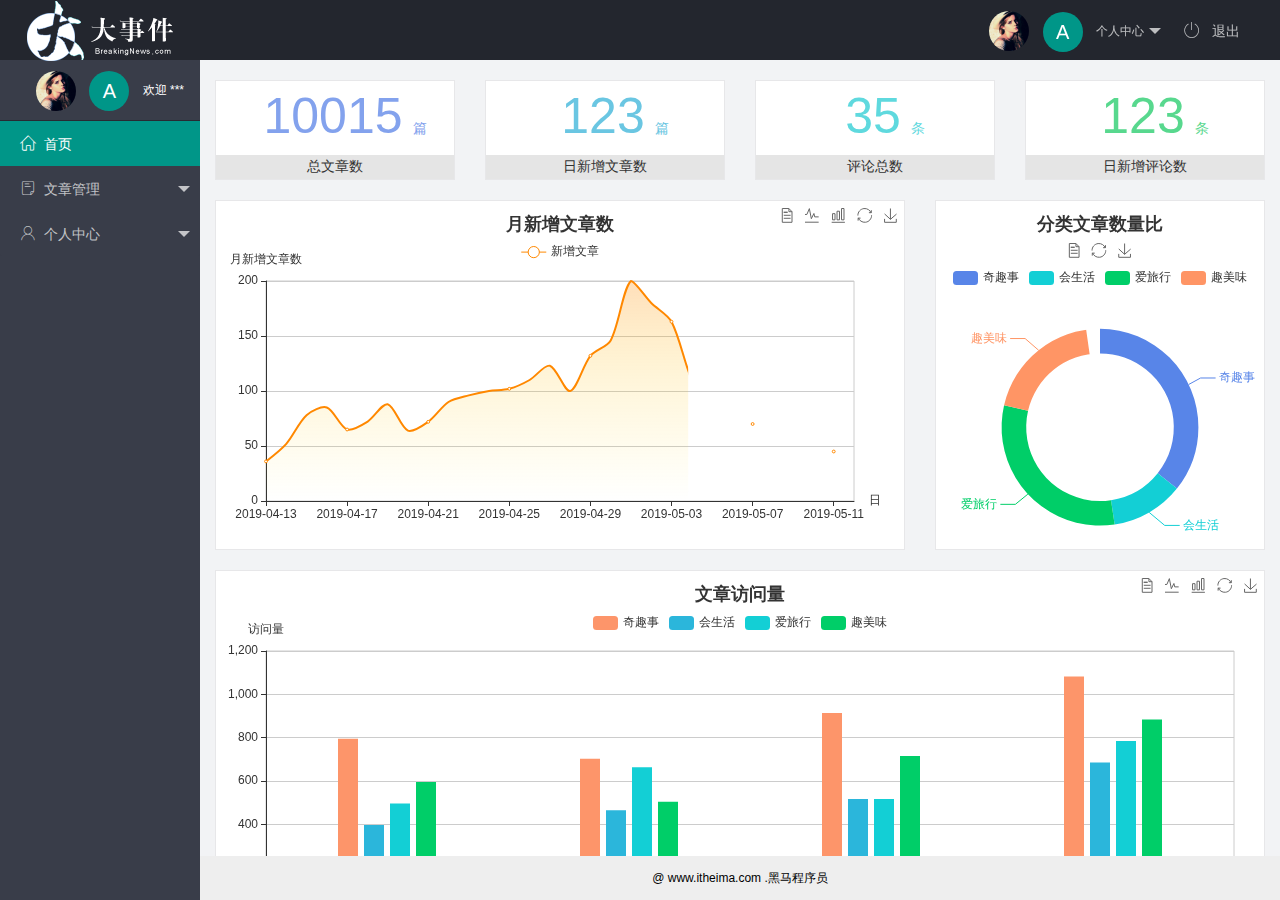
<file: index.html>
<!DOCTYPE html>
<html lang="en">

<head>
    <meta charset="UTF-8">
    <meta http-equiv="X-UA-Compatible" content="IE=edge">
    <meta name="viewport" content="width=device-width, initial-scale=1.0">
    <title>后台主页</title>
    <!-- 导入 LayUi 的样式表 -->
    <link rel="stylesheet" href="./assets/lib/layui/css/layui.css">
    <!-- 导入第三方图标库 -->
    <link rel="stylesheet" href="./assets/fonts/iconfont.css">
    <!-- 导入自己的样式表 -->
    <link rel="stylesheet" href="./assets/css/index.css">
</head>

<body>
    <div class="layui-layout layui-layout-admin">
        <div class="layui-header">
            <div class="layui-logo "><img src="./assets/images/logo.png" alt=""></div>
            <!-- 头部区域（可配合layui 已有的水平导航） -->
            <ul class="layui-nav layui-layout-left">
                <!-- 移动端显示 -->
                <li class="layui-nav-item layui-show-xs-inline-block layui-hide-sm" lay-header-event="menuLeft">
                    <i class="layui-icon layui-icon-spread-left"></i>
                </li>
                <dl class="layui-nav-child">
                    <dd><a href="">menu 11</a></dd>
                    <dd><a href="">menu 22</a></dd>
                    <dd><a href="">menu 33</a></dd>
                </dl>
                </li>
            </ul>
            <ul class="layui-nav layui-layout-right">
                <li class="layui-nav-item layui-hide layui-show-md-inline-block">
                    <a href="javascript:;" class="userinfo">
                        <img src="./assets/images/sample.jpg" class="layui-nav-img">
                        <span class="text-avater">A</span> 个人中心
                    </a>
                    <dl class="layui-nav-child">
                        <dd><a href="./user/user_info.html" target="fm">基本资料</a></dd>
                        <dd><a href="./user/user_avatar.html" target="fm">更换图像</a></dd>
                        <dd><a href="./user/user_pwd.html" target="fm">重置密码</a></dd>
                    </dl>
                </li>
                <li class="layui-nav-item" lay-header-event="menuRight" lay-unselect>
                    <a href="javascript:;" id="btnLogout"> <span class="iconfont icon-tuichu"></span> 退出
                    </a>
                </li>
            </ul>
        </div>

        <div class="layui-side layui-bg-black">
            <div class="layui-side-scroll">
                <div class="userinfo">
                    <img src="./assets/images/sample.jpg" class="layui-nav-img">
                    <span class="text-avater">A</span>
                    <span id="welcome">欢迎 ***</span>
                </div>
                <!-- 左侧导航区域（可配合layui已有的垂直导航） -->
                <ul class="layui-nav layui-nav-tree" lay-shrink="all">
                    <li class="layui-nav-item layui-this">
                        <a href="./home/dashboard.html" target="fm"><span class="iconfont icon-home"></span>首页
                        </a>
                    </li>
                    <li class="layui-nav-item ">
                        <a class="" href="javascript:;"><span class="iconfont icon-16"></span>文章管理</a>
                        <dl class="layui-nav-child">
                            <dd><a href="./article/art_cate.html" target="fm"><i class="layui-icon layui-icon-app"></i>   文章类别</a></dd>
                            <dd><a href="./article/art_list.html" target="fm"><i class="layui-icon layui-icon-app"></i>   文章列表</a></dd>
                            <dd><a href="./article/art_pub.html" target="fm"><i class="layui-icon layui-icon-app"></i>   发布文章</a></dd>
                        </dl>
                    </li>
                    <li class="layui-nav-item">
                        <a href="javascript:;"><span class="iconfont icon-user"></span>个人中心</a>
                        <dl class="layui-nav-child">
                            <dd><a href="./user/user_info.html" target="fm"><i class="layui-icon layui-icon-app"></i>   基本资料</a></dd>
                            <dd><a href="./user/user_avatar.html" target="fm"><i class="layui-icon layui-icon-app"></i>   更换图像</a></dd>
                            <dd><a href="./user/user_pwd.html" target="fm"><i class="layui-icon layui-icon-app"></i>   重置密码</a></dd>
                        </dl>
                    </li>
                </ul>
            </div>
        </div>

        <div class="layui-body">
            <!-- 内容主体区域 -->
            <iframe name="fm" src="./home/dashboard.html" frameborder="0"></iframe>
        </div>
        <div class="layui-footer">
            <!-- 底部固定区域 -->
            @ www.itheima.com .黑马程序员
        </div>
    </div>
    <!-- 导入 LayUi的JS文件 -->
    <script src="./assets/lib/layui/layui.all.js"></script>
    <!-- 导入JQuery -->
    <script src="./assets/lib/jquery.js"></script>
    <!-- 导入自己封装的baseAPI -->
    <script src="./assets/js/baseAPI.js"></script>
    <!-- 导入自己的js文件 -->
    <script src="./assets/js/index.js"></script>
</body>

</html>

</html>
</file>
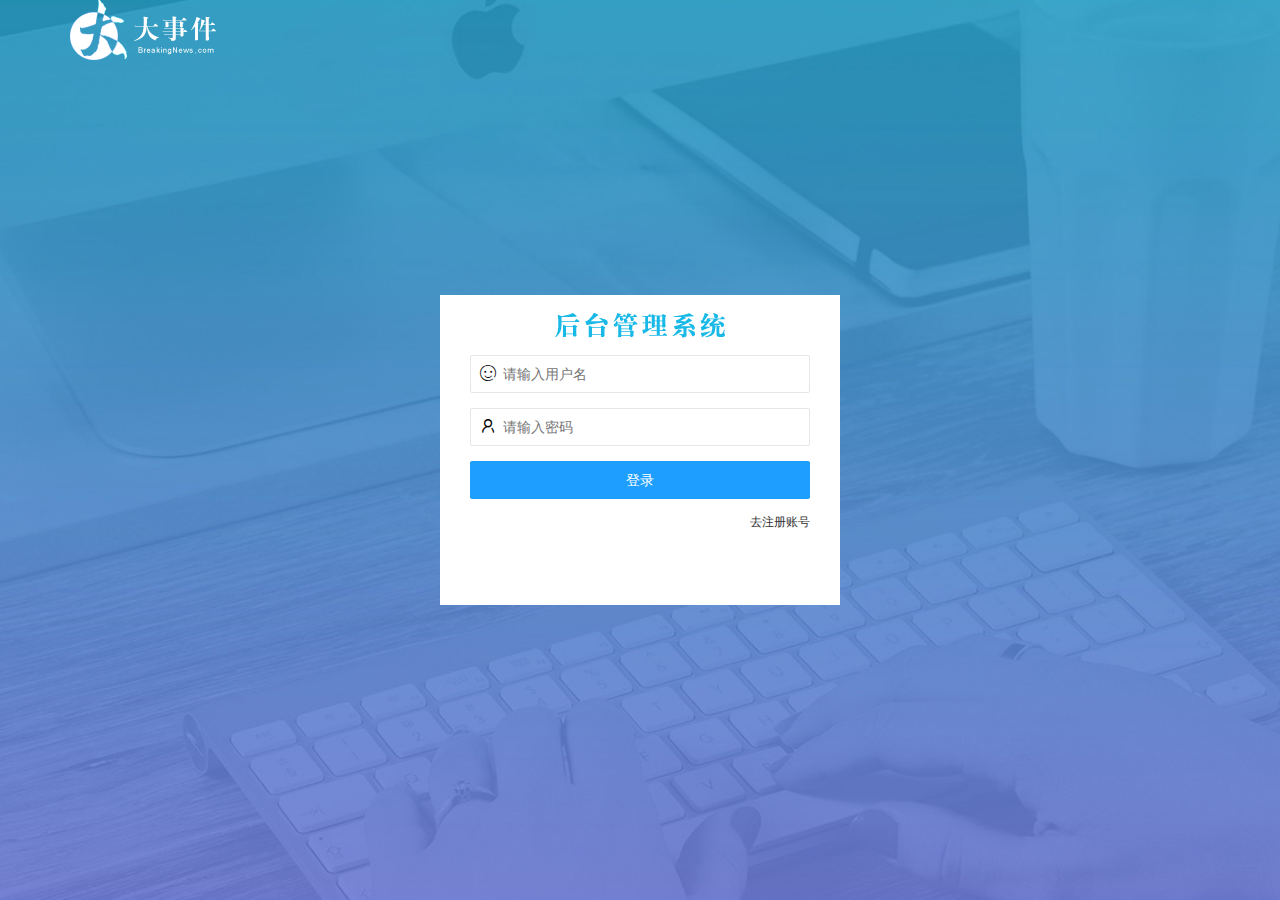
<file: login.html>
<!DOCTYPE html>
<html lang="en">

<head>
    <meta charset="UTF-8">
    <meta http-equiv="X-UA-Compatible" content="IE=edge">
    <meta name="viewport" content="width=device-width, initial-scale=1.0">
    <title>大事件-登录/注册</title>
    <!-- 导入 LayUi的样式 -->
    <link rel="stylesheet" href="./assets/lib/layui/css/layui.css" />
    <!-- 导入自己的样式表 -->
    <link rel="stylesheet" href="./assets/css/login.css" />
</head>

<body>
    <!-- 头部的logo区域 -->
    <div class="layui-main">
        <img src="./assets/images/logo.png" alt="" />
    </div>

    <!-- 登录注册区域 -->
    <div class="loginAndRegBox">
        <div class="title-box"></div>
        <!--登录的div  -->
        <div class="login-box">
            <!--登录的表单 -->
            <form class="layui-form" id="form_login">
                <!--用户名  -->
                <div class="layui-form-item">
                    <i class="layui-icon layui-icon-face-smile"></i>
                    <input type="text" name="username" required lay-verify="required" placeholder="请输入用户名" autocomplete="off" class="layui-input">
                </div>
                <!-- 密码 -->
                <div class="layui-form-item">
                    <i class="layui-icon layui-icon-username"></i>
                    <input type="password" name="password" required lay-verify="required|pwd" placeholder="请输入密码" autocomplete="off" class="layui-input">
                </div>
                <!-- 登录按钮 -->
                <div class="layui-form-item">
                    <!-- 注意：表单提交按钮和普通按钮的区别，就是 lay-submit属性 -->
                    <button class="layui-btn layui-btn-fluid layui-btn-normal" lay-submit>登录</button>
                </div>
                <div class="layui-form-item links">
                    <a href="javascript:;" id="link_reg">去注册账号</a>
                </div>
            </form>

        </div>
        <!-- 注册的div -->
        <div class="reg-box">
            <!-- 注册的表单 -->
            <form class="layui-form" id="form_reg">
                <!--用户名  -->
                <div class="layui-form-item">
                    <i class="layui-icon layui-icon-face-smile"></i>
                    <input type="text" name="username" required lay-verify="required" placeholder="请输入用户名" autocomplete="off" class="layui-input">
                </div>
                <!-- 密码 -->
                <div class="layui-form-item">
                    <i class="layui-icon layui-icon-username"></i>
                    <input type="password" name="password" required lay-verify="required|pwd" placeholder="请输入密码" autocomplete="off" class="layui-input">
                </div>
                <!-- 密码确认框 -->
                <div class="layui-form-item">
                    <i class="layui-icon layui-icon-username"></i>
                    <input type="password" name="repassword" required lay-verify="required|pwd|repwd" placeholder="再次确认密码" autocomplete="off" class="layui-input">
                </div>
                <!-- 注册按钮 -->
                <div class="layui-form-item">
                    <!-- 注意：表单提交按钮和普通按钮的区别，就是 lay-submit属性 -->
                    <button class="layui-btn layui-btn-fluid layui-btn-normal" lay-submit>注册</button>
                </div>
                <div class="layui-form-item links">
                    <a href="javascript:;" id="link_login">去登录</a>
                </div>
            </form>

        </div>
    </div>

    <!-- 导入 LayUi 的JS文件 -->
    <script src="./assets/lib/layui/layui.all.js"></script>
    <!-- 导入 JQuery -->
    <script src="./assets/lib/jquery.js"></script>
    <!-- 导入自己封装的baseAPI.js-->
    <script src="./assets/js/baseAPI.js"></script>
    <!-- 导入自己的JavaScript 脚本 -->
    <script src="./assets/js/login.js"></script>
</body>

</html>
</file>
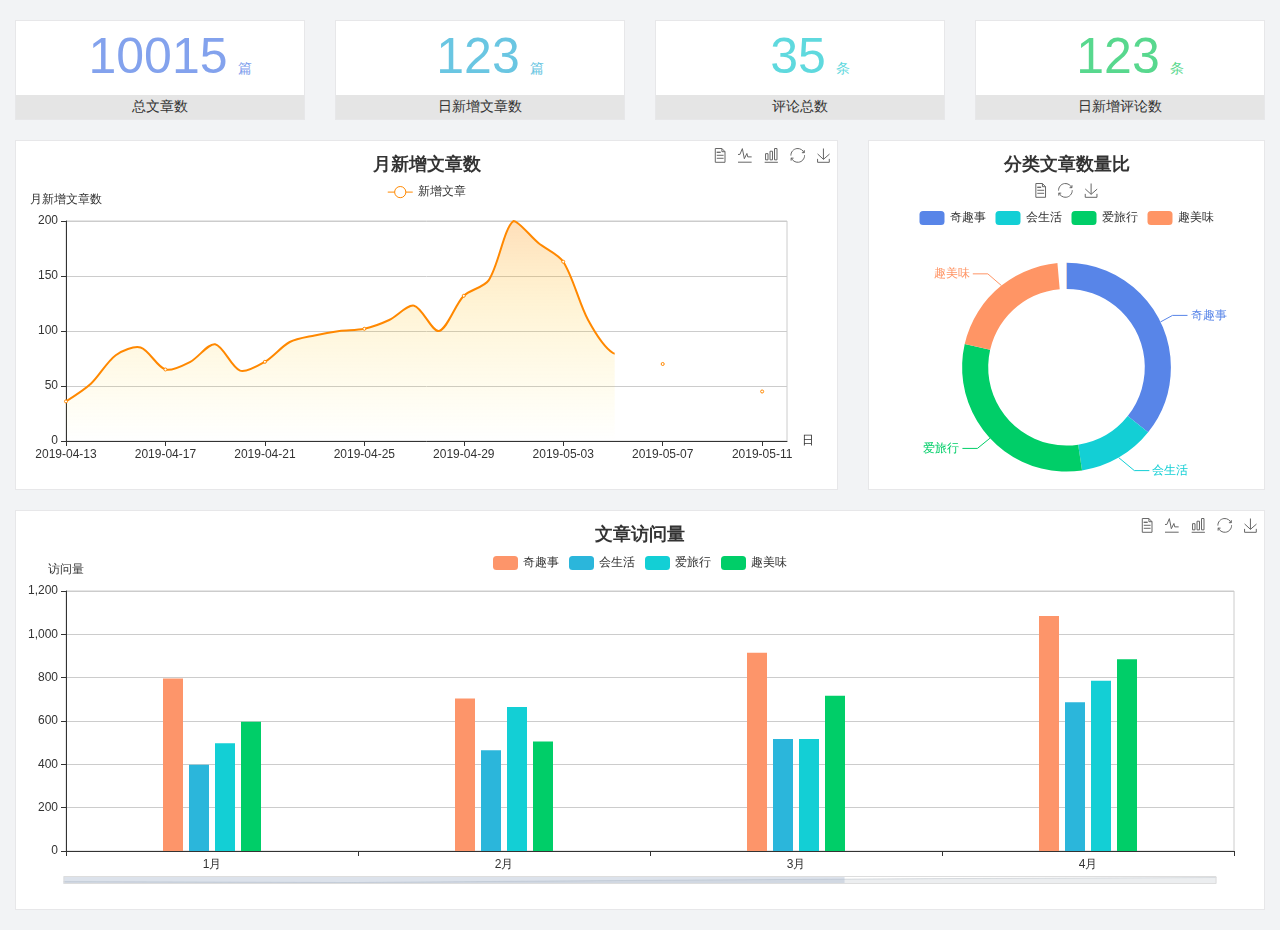
<file: home/dashboard.html>
<!DOCTYPE html>
<html lang="en">

<head>
  <meta charset="UTF-8">
  <meta name="viewport" content="width=device-width, initial-scale=1.0">
  <meta http-equiv="X-UA-Compatible" content="ie=edge">
  <title>图表统计</title>
  <link rel="stylesheet" href="../../assets/lib/bootstrap.css" />
  <link rel="stylesheet" href="../../assets/lib/main.css" />
  <script src="../../assets/lib/jquery.js"></script>
  <script type="text/javascript" src="../../assets/lib/echarts.min.js"></script>
</head>

<body>
  <div class="container-fluid">
    <div class="row spannel_list">
      <div class="col-sm-3 col-xs-6">
        <div class="spannel">
          <em>10015</em><span>篇</span>
          <b>总文章数</b>
        </div>
      </div>
      <div class="col-sm-3 col-xs-6">
        <div class="spannel scolor01">
          <em>123</em><span>篇</span>
          <b>日新增文章数</b>
        </div>
      </div>
      <div class="col-sm-3 col-xs-6">
        <div class="spannel scolor02">
          <em>35</em><span>条</span>
          <b>评论总数</b>
        </div>
      </div>
      <div class="col-sm-3 col-xs-6">
        <div class="spannel scolor03">
          <em>123</em><span>条</span>
          <b>日新增评论数</b>
        </div>
      </div>
    </div>
  </div>

  <div class="container-fluid">
    <div class="row curve-pie">
      <div class="col-lg-8 col-md-8">
        <div class="gragh_pannel" id="curve_show"></div>
      </div>
      <div class="col-lg-4 col-md-4">
        <div class="gragh_pannel" id="pie_show"></div>
      </div>
    </div>
  </div>

  <div class="container-fluid">
    <div class="column_pannel" id="column_show"></div>
  </div>

  <script>
    var oChart = echarts.init(document.getElementById('curve_show'));
    var aList_all = [
      { 'count': 36, 'date': '2019-04-13' },
      { 'count': 52, 'date': '2019-04-14' },
      { 'count': 78, 'date': '2019-04-15' },
      { 'count': 85, 'date': '2019-04-16' },
      { 'count': 65, 'date': '2019-04-17' },
      { 'count': 72, 'date': '2019-04-18' },
      { 'count': 88, 'date': '2019-04-19' },
      { 'count': 64, 'date': '2019-04-20' },
      { 'count': 72, 'date': '2019-04-21' },
      { 'count': 90, 'date': '2019-04-22' },
      { 'count': 96, 'date': '2019-04-23' },
      { 'count': 100, 'date': '2019-04-24' },
      { 'count': 102, 'date': '2019-04-25' },
      { 'count': 110, 'date': '2019-04-26' },
      { 'count': 123, 'date': '2019-04-27' },
      { 'count': 100, 'date': '2019-04-28' },
      { 'count': 132, 'date': '2019-04-29' },
      { 'count': 146, 'date': '2019-04-30' },
      { 'count': 200, 'date': '2019-05-01' },
      { 'count': 180, 'date': '2019-05-02' },
      { 'count': 163, 'date': '2019-05-03' },
      { 'count': 110, 'date': '2019-05-04' },
      { 'count': 80, 'date': '2019-05-05' },
      { 'count': 82, 'date': '2019-05-06' },
      { 'count': 70, 'date': '2019-05-07' },
      { 'count': 65, 'date': '2019-05-08' },
      { 'count': 54, 'date': '2019-05-09' },
      { 'count': 40, 'date': '2019-05-10' },
      { 'count': 45, 'date': '2019-05-11' },
      { 'count': 38, 'date': '2019-05-12' },
    ];

    let aCount = [];
    let aDate = [];

    for (var i = 0; i < aList_all.length; i++) {
      aCount.push(aList_all[i].count);
      aDate.push(aList_all[i].date);
    }

    var chartopt = {
      title: {
        text: '月新增文章数',
        left: 'center',
        top: '10'
      },
      tooltip: {
        trigger: 'axis'
      },
      legend: {
        data: ['新增文章'],
        top: '40'
      },
      toolbox: {
        show: true,
        feature: {
          mark: { show: true },
          dataView: { show: true, readOnly: false },
          magicType: { show: true, type: ['line', 'bar'] },
          restore: { show: true },
          saveAsImage: { show: true }
        }
      },
      calculable: true,
      xAxis: [
        {
          name: '日',
          type: 'category',
          boundaryGap: false,
          data: aDate
        }
      ],
      yAxis: [
        {
          name: '月新增文章数',
          type: 'value'
        }
      ],
      series: [
        {
          name: '新增文章',
          type: 'line',
          smooth: true,
          itemStyle: { normal: { areaStyle: { type: 'default' }, color: '#f80' }, lineStyle: { color: '#f80' } },
          data: aCount
        }],
      areaStyle: {
        normal: {
          color: new echarts.graphic.LinearGradient(0, 0, 0, 1, [{
            offset: 0,
            color: 'rgba(255,136,0,0.39)'
          }, {
            offset: .34,
            color: 'rgba(255,180,0,0.25)'
          }, {
            offset: 1,
            color: 'rgba(255,222,0,0.00)'
          }])

        }
      },
      grid: {
        show: true,
        x: 50,
        x2: 50,
        y: 80,
        height: 220
      }
    };

    oChart.setOption(chartopt);


    var oPie = echarts.init(document.getElementById('pie_show'));
    var oPieopt =
    {
      title: {
        top: 10,
        text: '分类文章数量比',
        x: 'center'
      },
      tooltip: {
        trigger: 'item',
        formatter: "{a} <br/>{b} : {c} ({d}%)"
      },
      color: ['#5885e8', '#13cfd5', '#00ce68', '#ff9565'],
      legend: {
        x: 'center',
        top: 65,
        data: ['奇趣事', '会生活', '爱旅行', '趣美味']
      },
      toolbox: {
        show: true,
        x: 'center',
        top: 35,
        feature: {
          mark: { show: true },
          dataView: { show: true, readOnly: false },
          magicType: {
            show: true,
            type: ['pie', 'funnel'],
            option: {
              funnel: {
                x: '25%',
                width: '50%',
                funnelAlign: 'left',
                max: 1548
              }
            }
          },
          restore: { show: true },
          saveAsImage: { show: true }
        }
      },
      calculable: true,
      series: [
        {
          name: '访问来源',
          type: 'pie',
          radius: ['45%', '60%'],
          center: ['50%', '65%'],
          data: [
            { value: 300, name: '奇趣事' },
            { value: 100, name: '会生活' },
            { value: 260, name: '爱旅行' },
            { value: 180, name: '趣美味' }
          ]
        }
      ]
    };
    oPie.setOption(oPieopt);



    var oColumn = this.echarts.init(document.getElementById('column_show'));
    var oColumnopt =
    {
      title: {
        text: '文章访问量',
        left: 'center',
        top: '10'
      },
      tooltip: {
        trigger: 'axis'
      },
      legend: {
        data: ['奇趣事', '会生活', '爱旅行', '趣美味'],
        top: '40'
      },
      toolbox: {
        show: true,
        feature: {
          mark: { show: true },
          dataView: { show: true, readOnly: false },
          magicType: { show: true, type: ['line', 'bar'] },
          restore: { show: true },
          saveAsImage: { show: true }
        }
      },
      calculable: true,
      xAxis: [
        {
          type: 'category',
          data: ['1月', '2月', '3月', '4月', '5月']
        }
      ],
      yAxis: [
        {
          name: '访问量',
          type: 'value'
        }
      ],
      series: [
        {
          name: '奇趣事',
          type: 'bar',
          barWidth: 20,
          itemStyle: {
            normal: { areaStyle: { type: 'default' }, color: '#fd956a' }
          },
          data: [800, 708, 920, 1090, 1200]
        },
        {
          name: '会生活',
          type: 'bar',
          barWidth: 20,
          itemStyle: {
            normal: { areaStyle: { type: 'default' }, color: '#2bb6db' }
          },
          data: [400, 468, 520, 690, 800]
        },
        {
          name: '爱旅行',
          type: 'bar',
          barWidth: 20,
          itemStyle: {
            normal: { areaStyle: { type: 'default' }, color: '#13cfd5' }
          },
          data: [500, 668, 520, 790, 900]
        },
        {
          name: '趣美味',
          type: 'bar',
          barWidth: 20,
          itemStyle: {
            normal: { areaStyle: { type: 'default' }, color: '#00ce68' }
          },
          data: [600, 508, 720, 890, 1000]
        }
      ],
      grid: {
        show: true,
        x: 50,
        x2: 30,
        y: 80,
        height: 260
      },
      dataZoom: [//给x轴设置滚动条
        {
          start: 0,//默认为0
          end: 100 - 1000 / 31,//默认为100
          type: 'slider',
          show: true,
          xAxisIndex: [0],
          handleSize: 0,//滑动条的 左右2个滑动条的大小
          height: 8,//组件高度
          left: 45, //左边的距离
          right: 50,//右边的距离
          bottom: 26,//右边的距离
          handleColor: '#ddd',//h滑动图标的颜色
          handleStyle: {
            borderColor: "#cacaca",
            borderWidth: "1",
            shadowBlur: 2,
            background: "#ddd",
            shadowColor: "#ddd",
          }
        }]
    };
    oColumn.setOption(oColumnopt);
  </script>
</body>

</html>
</file>
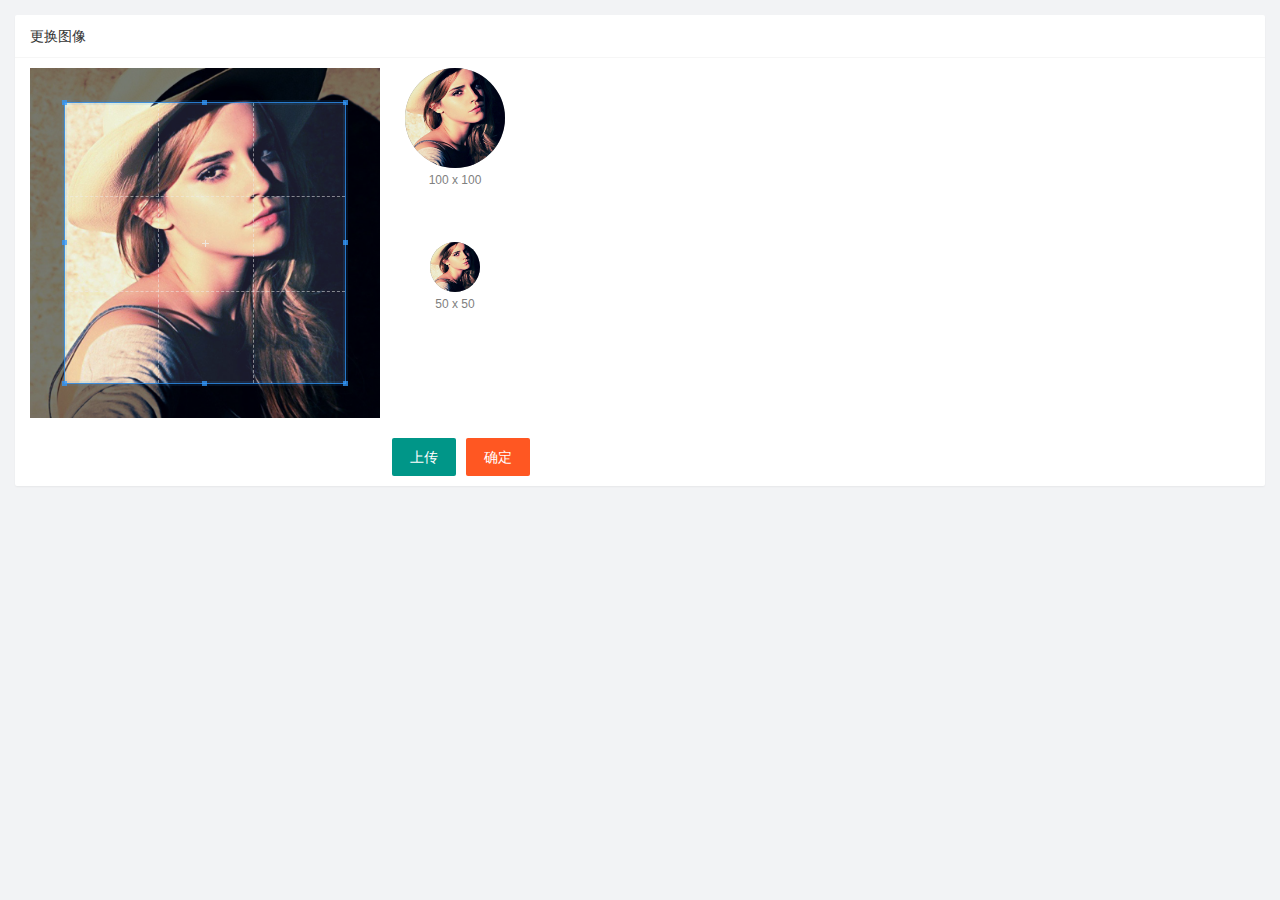
<file: user/user_avatar.html>
<!DOCTYPE html>
<html lang="en">

<head>
    <meta charset="UTF-8">
    <meta http-equiv="X-UA-Compatible" content="IE=edge">
    <meta name="viewport" content="width=device-width, initial-scale=1.0">
    <title>Document</title>
    <!-- 导入LayUi的样式 -->
    <link rel="stylesheet" href="../assets/lib/layui/css/layui.css">
    <link rel="stylesheet" href="../assets/lib/cropper/cropper.css">
    <!-- 导入自己的样式 -->
    <link rel="stylesheet" href="../assets/css/user/user_avatar.css">
</head>

<body>
    <!-- 卡片区域 -->
    <div class="layui-card">
        <div class="layui-card-header">更换图像</div>
        <div class="layui-card-body">
            <!-- 第一行的图片裁剪和预览区域 -->
            <div class="row1">
                <!-- 图片裁剪区域 -->
                <div class="cropper-box">
                    <!-- 这个 img 标签很重要，将来会把它初始化为裁剪区域 -->
                    <img id="image" src="/assets/images/sample.jpg" />
                </div>
                <!-- 图片的预览区域 -->
                <div class="preview-box">
                    <div>
                        <!-- 宽高为 100px 的预览区域 -->
                        <div class="img-preview w100"></div>
                        <p class="size">100 x 100</p>
                    </div>
                    <div>
                        <!-- 宽高为 50px 的预览区域 -->
                        <div class="img-preview w50"></div>
                        <p class="size">50 x 50</p>
                    </div>
                </div>
            </div>

            <!-- 第二行的按钮区域 -->
            <div class="row2">
                <input type="file" id="file" accept="image/png,image/jpeg" />
                <button type="button" class="layui-btn" id="btnChooseImage">上传</button>
                <button type="button" class="layui-btn layui-btn-danger" id="btnUpload">确定</button>
            </div>
        </div>
    </div>
    <!-- 导入LayUi的js -->
    <script src="../assets/lib/layui/layui.all.js"></script>
    <!-- 导入jQuery -->
    <script src="../assets/lib/jquery.js"></script>
    <script src="../assets/lib/cropper/Cropper.js"></script>
    <script src="../assets/lib/cropper/jquery-cropper.js"></script>
    <!-- 导入 baseAPI -->
    <script src="../assets/js/baseAPI.js"></script>
    <!-- 导入自己的js -->
    <script src="../assets/js/user/user_avatar.js"></script>
</body>

</html>
</file>
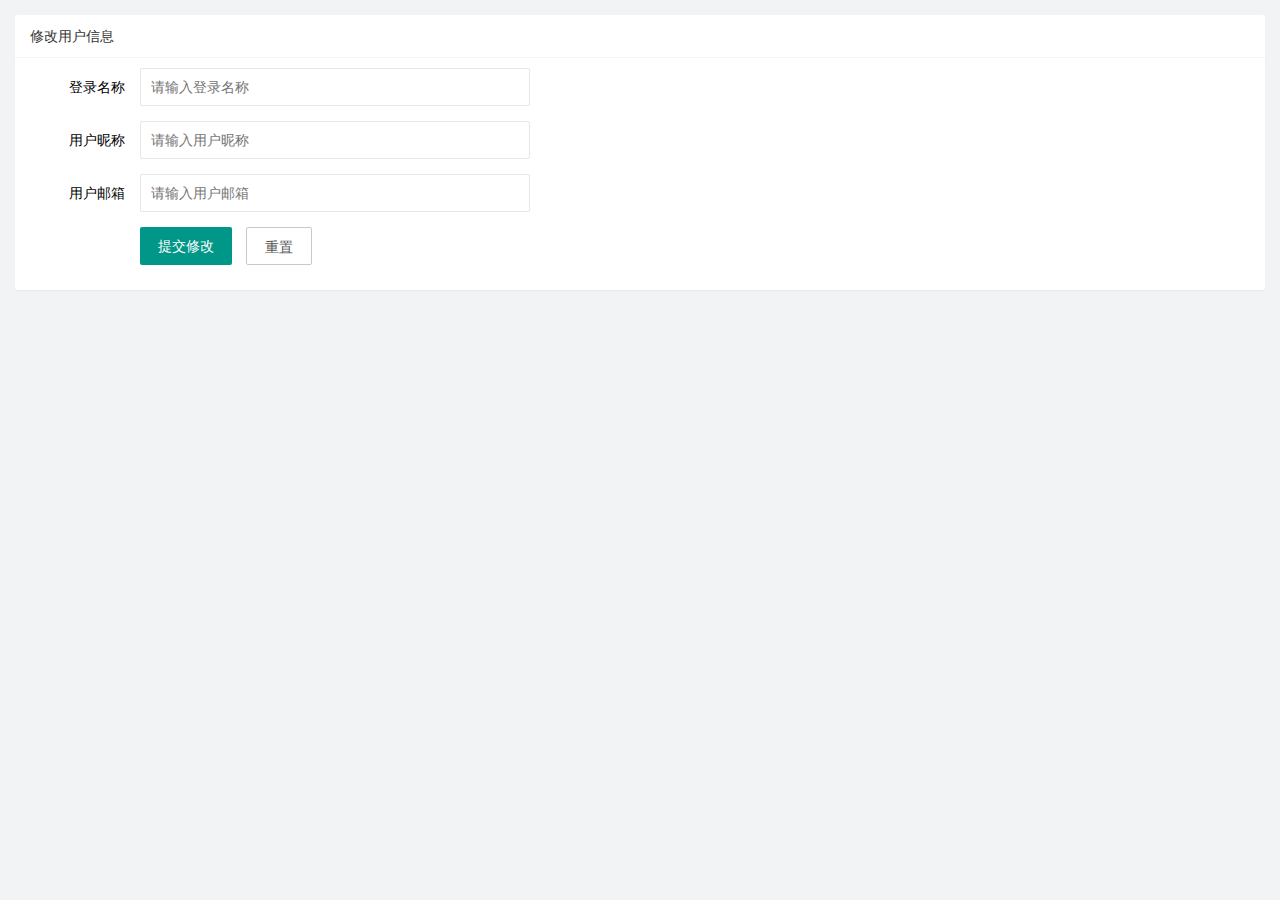
<file: user/user_info.html>
<!DOCTYPE html>
<html lang="en">

<head>
    <meta charset="UTF-8">
    <meta http-equiv="X-UA-Compatible" content="IE=edge">
    <meta name="viewport" content="width=device-width, initial-scale=1.0">
    <title>Document</title>
    <!-- 导入LayUi的样式 -->
    <link rel="stylesheet" href="../assets/lib/layui/css/layui.css">
    <!-- 导入自己的样式 -->
    <link rel="stylesheet" href="../assets/css/user/user_info.css">
</head>

<body>
    <!-- 卡片区域 -->
    <div class="layui-card">
        <div class="layui-card-header">修改用户信息</div>
        <div class="layui-card-body">
            <!-- form表单区域 -->
            <form class="layui-form" lay-filter="formUserInfo">
                <!--这是隐藏域 -->
                <input type="hidden" name="id" />
                <div class="layui-form-item">
                    <label class="layui-form-label">登录名称</label>
                    <div class="layui-input-block">
                        <input type="text" name="username" required lay-verify="required" placeholder="请输入登录名称" autocomplete="off" class="layui-input" readonly>
                    </div>
                </div>
                <div class="layui-form-item">
                    <label class="layui-form-label">用户昵称</label>
                    <div class="layui-input-block">
                        <input type="text" name="nickname" required lay-verify="required|nickname" placeholder="请输入用户昵称" autocomplete="off" class="layui-input">
                    </div>
                </div>
                <div class="layui-form-item">
                    <label class="layui-form-label">用户邮箱</label>
                    <div class="layui-input-block">
                        <input type="text" name="email" required lay-verify="required|email" placeholder="请输入用户邮箱" autocomplete="off" class="layui-input">
                    </div>
                </div>
                <div class="layui-form-item">
                    <div class="layui-input-block">
                        <button class="layui-btn" lay-submit lay-filter="formDemo">提交修改</button>
                        <button type="reset" class="layui-btn layui-btn-primary" id="btnReset">重置</button>
                    </div>
                </div>
            </form>
        </div>
    </div>
    <!-- 导入LayUi的js -->
    <script src="../assets/lib/layui/layui.all.js"></script>
    <!-- 导入 Jquery -->
    <script src="../assets/lib/jquery.js"></script>
    <!--导入 baseAPI -->
    <script src="../assets/js/baseAPI.js"></script>
    <!-- 导入自己的js -->
    <script src="../assets/js/user/user_info.js"></script>

</html>
</file>
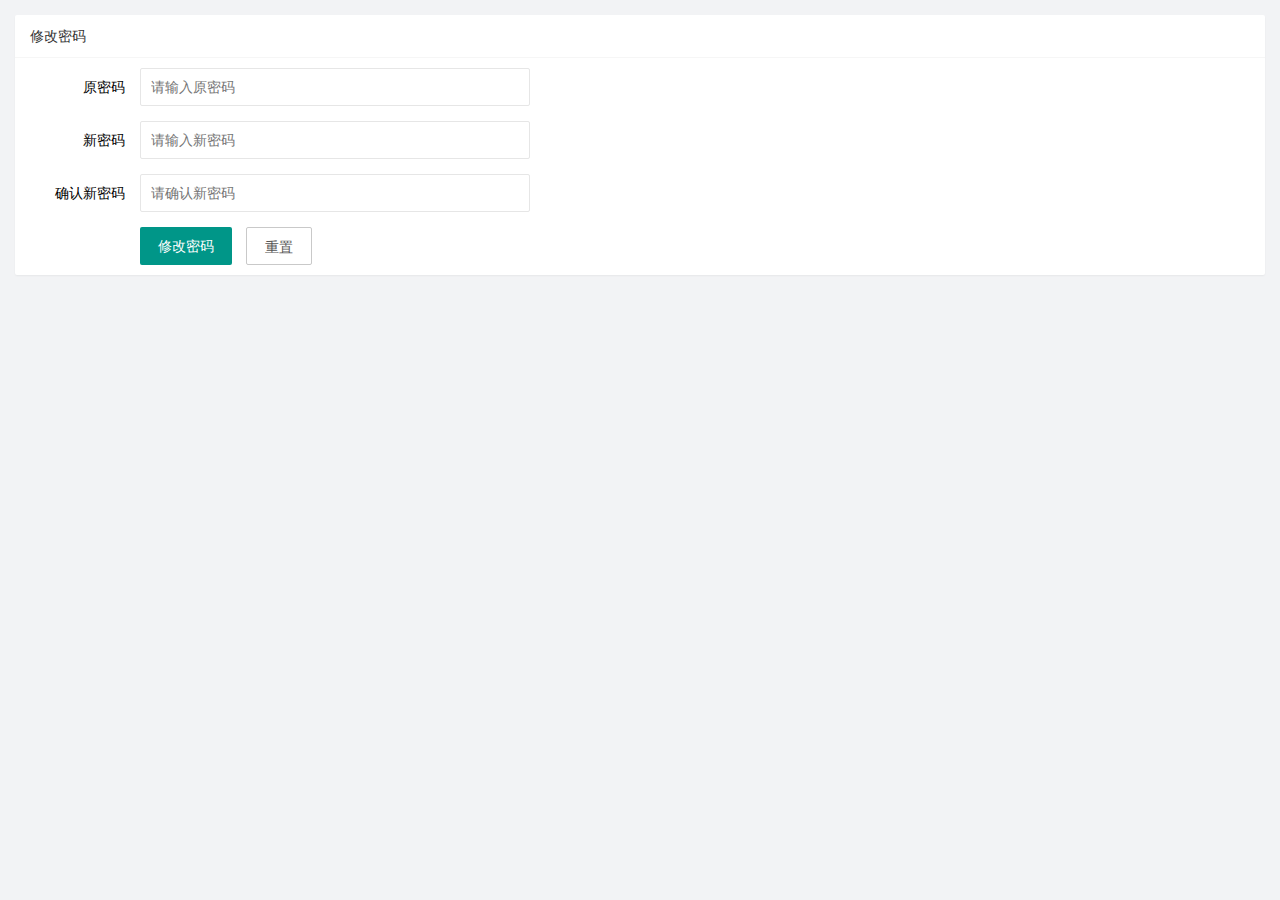
<file: user/user_pwd.html>
<!DOCTYPE html>
<html lang="en">

<head>
    <meta charset="UTF-8">
    <meta http-equiv="X-UA-Compatible" content="IE=edge">
    <meta name="viewport" content="width=device-width, initial-scale=1.0">
    <title>Document</title>
    <!-- 导入 LayUi 的样式 -->
    <link rel="stylesheet" href="../assets/lib/layui/css/layui.css">
    <!-- 导入自己的样式 -->
    <link rel="stylesheet" href="../assets/css/user/user_pwd.css">
</head>

<body>
    <!-- 卡片区域 -->
    <div class="layui-card">
        <div class="layui-card-header">修改密码</div>
        <div class="layui-card-body">
            <form class="layui-form">
                <div class="layui-form-item">
                    <label class="layui-form-label">原密码</label>
                    <div class="layui-input-block">
                        <input type="password" name="oldPwd" required lay-verify="required|pwd" placeholder="请输入原密码" autocomplete="off" class="layui-input">
                    </div>
                </div>
                <div class="layui-form-item">
                    <label class="layui-form-label">新密码</label>
                    <div class="layui-input-block">
                        <input type="password" name="newPwd" required lay-verify="required|pwd|samePwd" placeholder="请输入新密码" autocomplete="off" class="layui-input">
                    </div>
                </div>
                <div class="layui-form-item">
                    <label class="layui-form-label">确认新密码</label>
                    <div class="layui-input-block">
                        <input type="password" name="rePwd" required lay-verify="required|pwd|rePwd" placeholder="请确认新密码" autocomplete="off" class="layui-input">
                    </div>
                </div>
                <div class="layui-input-block">
                    <button class="layui-btn" lay-submit lay-filter="formDemo">修改密码</button>
                    <button type="reset" class="layui-btn layui-btn-primary">重置</button>
                </div>
            </form>
        </div>
    </div>
    <!-- 导入 LayUi 的js -->
    <script src="../assets/lib/layui/layui.all.js"></script>
    <!-- 导入 jQuery -->
    <script src="../assets/lib/jquery.js"></script>
    <!-- 导入 baseAPI -->
    <script src="../assets/js/baseAPI.js"></script>
    <!-- 导入自己的js -->
    <script src="../assets/js/user/user_pwd.js"></script>
</body>

</html>
</file>
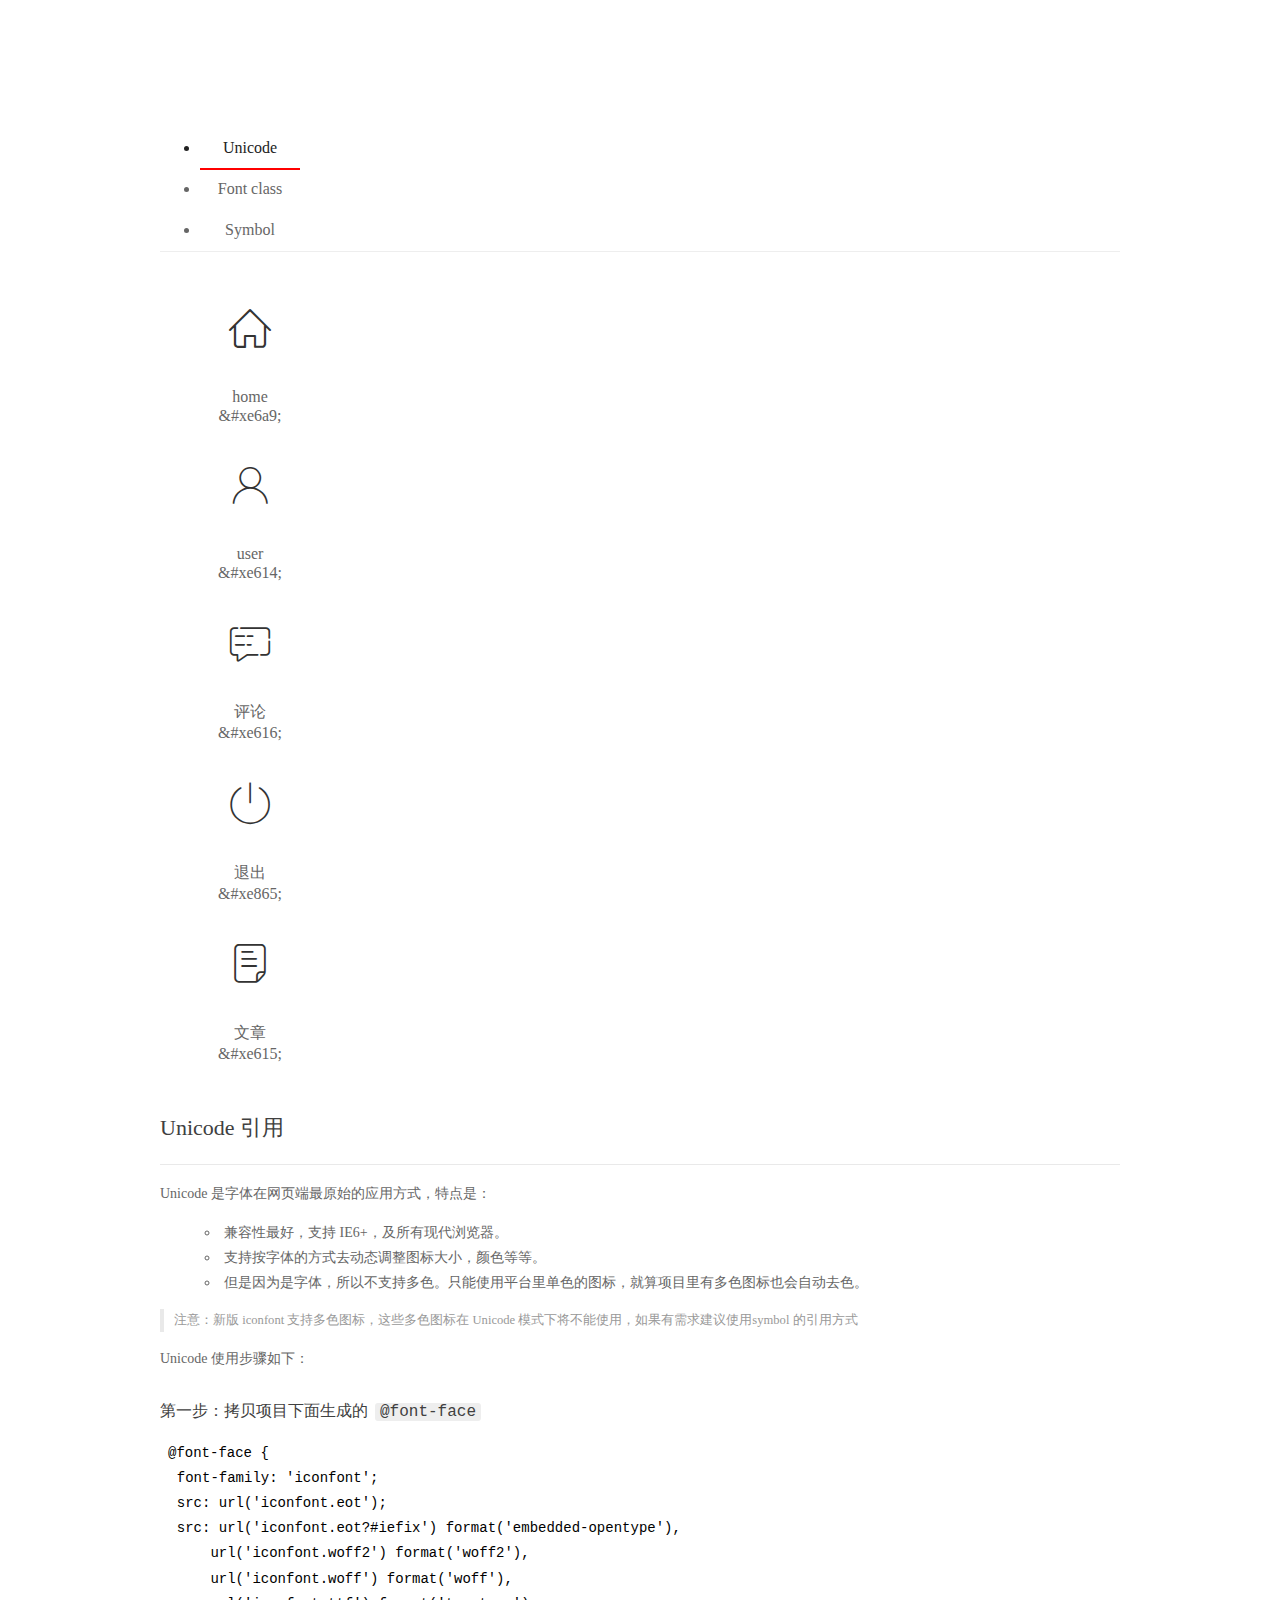
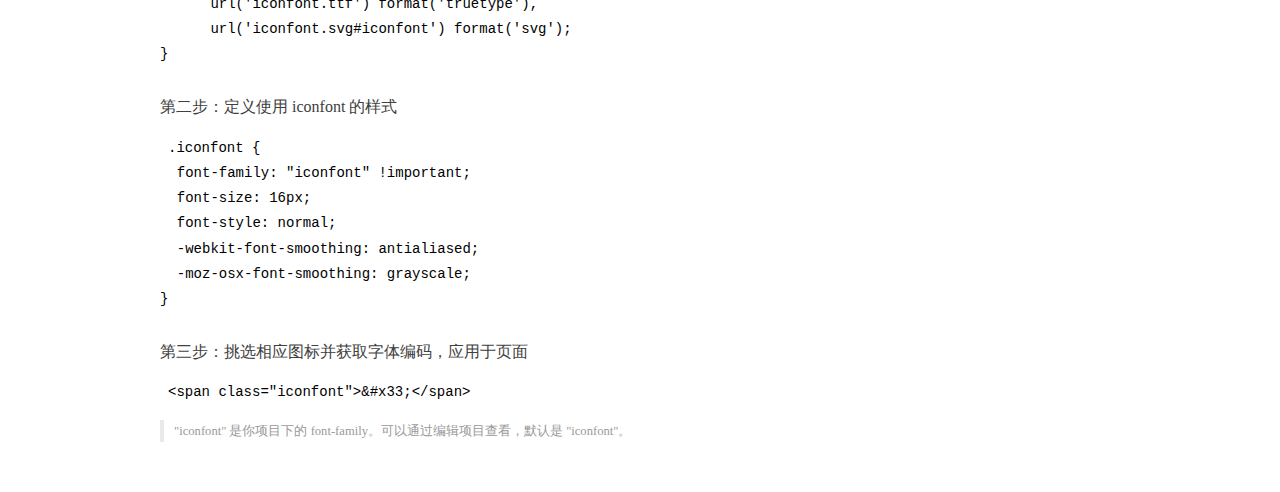
<file: assets/fonts/demo_index.html>
<!DOCTYPE html>
<html>
<head>
  <meta charset="utf-8"/>
  <title>IconFont Demo</title>
  <link rel="shortcut icon" href="https://gtms04.alicdn.com/tps/i4/TB1_oz6GVXXXXaFXpXXJDFnIXXX-64-64.ico" type="image/x-icon"/>
  <link rel="stylesheet" href="https://g.alicdn.com/thx/cube/1.3.2/cube.min.css">
  <link rel="stylesheet" href="demo.css">
  <link rel="stylesheet" href="iconfont.css">
  <script src="iconfont.js"></script>
  <!-- jQuery -->
  <script src="https://a1.alicdn.com/oss/uploads/2018/12/26/7bfddb60-08e8-11e9-9b04-53e73bb6408b.js"></script>
  <!-- 代码高亮 -->
  <script src="https://a1.alicdn.com/oss/uploads/2018/12/26/a3f714d0-08e6-11e9-8a15-ebf944d7534c.js"></script>
</head>
<body>
  <div class="main">
    <h1 class="logo"><a href="https://www.iconfont.cn/" title="iconfont 首页" target="_blank">&#xe86b;</a></h1>
    <div class="nav-tabs">
      <ul id="tabs" class="dib-box">
        <li class="dib active"><span>Unicode</span></li>
        <li class="dib"><span>Font class</span></li>
        <li class="dib"><span>Symbol</span></li>
      </ul>
      
    </div>
    <div class="tab-container">
      <div class="content unicode" style="display: block;">
          <ul class="icon_lists dib-box">
          
            <li class="dib">
              <span class="icon iconfont">&#xe6a9;</span>
                <div class="name">home</div>
                <div class="code-name">&amp;#xe6a9;</div>
              </li>
          
            <li class="dib">
              <span class="icon iconfont">&#xe614;</span>
                <div class="name">user</div>
                <div class="code-name">&amp;#xe614;</div>
              </li>
          
            <li class="dib">
              <span class="icon iconfont">&#xe616;</span>
                <div class="name">评论</div>
                <div class="code-name">&amp;#xe616;</div>
              </li>
          
            <li class="dib">
              <span class="icon iconfont">&#xe865;</span>
                <div class="name">退出</div>
                <div class="code-name">&amp;#xe865;</div>
              </li>
          
            <li class="dib">
              <span class="icon iconfont">&#xe615;</span>
                <div class="name">文章</div>
                <div class="code-name">&amp;#xe615;</div>
              </li>
          
          </ul>
          <div class="article markdown">
          <h2 id="unicode-">Unicode 引用</h2>
          <hr>

          <p>Unicode 是字体在网页端最原始的应用方式，特点是：</p>
          <ul>
            <li>兼容性最好，支持 IE6+，及所有现代浏览器。</li>
            <li>支持按字体的方式去动态调整图标大小，颜色等等。</li>
            <li>但是因为是字体，所以不支持多色。只能使用平台里单色的图标，就算项目里有多色图标也会自动去色。</li>
          </ul>
          <blockquote>
            <p>注意：新版 iconfont 支持多色图标，这些多色图标在 Unicode 模式下将不能使用，如果有需求建议使用symbol 的引用方式</p>
          </blockquote>
          <p>Unicode 使用步骤如下：</p>
          <h3 id="-font-face">第一步：拷贝项目下面生成的 <code>@font-face</code></h3>
<pre><code class="language-css"
>@font-face {
  font-family: 'iconfont';
  src: url('iconfont.eot');
  src: url('iconfont.eot?#iefix') format('embedded-opentype'),
      url('iconfont.woff2') format('woff2'),
      url('iconfont.woff') format('woff'),
      url('iconfont.ttf') format('truetype'),
      url('iconfont.svg#iconfont') format('svg');
}
</code></pre>
          <h3 id="-iconfont-">第二步：定义使用 iconfont 的样式</h3>
<pre><code class="language-css"
>.iconfont {
  font-family: "iconfont" !important;
  font-size: 16px;
  font-style: normal;
  -webkit-font-smoothing: antialiased;
  -moz-osx-font-smoothing: grayscale;
}
</code></pre>
          <h3 id="-">第三步：挑选相应图标并获取字体编码，应用于页面</h3>
<pre>
<code class="language-html"
>&lt;span class="iconfont"&gt;&amp;#x33;&lt;/span&gt;
</code></pre>
          <blockquote>
            <p>"iconfont" 是你项目下的 font-family。可以通过编辑项目查看，默认是 "iconfont"。</p>
          </blockquote>
          </div>
      </div>
      <div class="content font-class">
        <ul class="icon_lists dib-box">
          
          <li class="dib">
            <span class="icon iconfont icon-home"></span>
            <div class="name">
              home
            </div>
            <div class="code-name">.icon-home
            </div>
          </li>
          
          <li class="dib">
            <span class="icon iconfont icon-user"></span>
            <div class="name">
              user
            </div>
            <div class="code-name">.icon-user
            </div>
          </li>
          
          <li class="dib">
            <span class="icon iconfont icon-pinglun"></span>
            <div class="name">
              评论
            </div>
            <div class="code-name">.icon-pinglun
            </div>
          </li>
          
          <li class="dib">
            <span class="icon iconfont icon-tuichu"></span>
            <div class="name">
              退出
            </div>
            <div class="code-name">.icon-tuichu
            </div>
          </li>
          
          <li class="dib">
            <span class="icon iconfont icon-16"></span>
            <div class="name">
              文章
            </div>
            <div class="code-name">.icon-16
            </div>
          </li>
          
        </ul>
        <div class="article markdown">
        <h2 id="font-class-">font-class 引用</h2>
        <hr>

        <p>font-class 是 Unicode 使用方式的一种变种，主要是解决 Unicode 书写不直观，语意不明确的问题。</p>
        <p>与 Unicode 使用方式相比，具有如下特点：</p>
        <ul>
          <li>兼容性良好，支持 IE8+，及所有现代浏览器。</li>
          <li>相比于 Unicode 语意明确，书写更直观。可以很容易分辨这个 icon 是什么。</li>
          <li>因为使用 class 来定义图标，所以当要替换图标时，只需要修改 class 里面的 Unicode 引用。</li>
          <li>不过因为本质上还是使用的字体，所以多色图标还是不支持的。</li>
        </ul>
        <p>使用步骤如下：</p>
        <h3 id="-fontclass-">第一步：引入项目下面生成的 fontclass 代码：</h3>
<pre><code class="language-html">&lt;link rel="stylesheet" href="./iconfont.css"&gt;
</code></pre>
        <h3 id="-">第二步：挑选相应图标并获取类名，应用于页面：</h3>
<pre><code class="language-html">&lt;span class="iconfont icon-xxx"&gt;&lt;/span&gt;
</code></pre>
        <blockquote>
          <p>"
            iconfont" 是你项目下的 font-family。可以通过编辑项目查看，默认是 "iconfont"。</p>
        </blockquote>
      </div>
      </div>
      <div class="content symbol">
          <ul class="icon_lists dib-box">
          
            <li class="dib">
                <svg class="icon svg-icon" aria-hidden="true">
                  <use xlink:href="#icon-home"></use>
                </svg>
                <div class="name">home</div>
                <div class="code-name">#icon-home</div>
            </li>
          
            <li class="dib">
                <svg class="icon svg-icon" aria-hidden="true">
                  <use xlink:href="#icon-user"></use>
                </svg>
                <div class="name">user</div>
                <div class="code-name">#icon-user</div>
            </li>
          
            <li class="dib">
                <svg class="icon svg-icon" aria-hidden="true">
                  <use xlink:href="#icon-pinglun"></use>
                </svg>
                <div class="name">评论</div>
                <div class="code-name">#icon-pinglun</div>
            </li>
          
            <li class="dib">
                <svg class="icon svg-icon" aria-hidden="true">
                  <use xlink:href="#icon-tuichu"></use>
                </svg>
                <div class="name">退出</div>
                <div class="code-name">#icon-tuichu</div>
            </li>
          
            <li class="dib">
                <svg class="icon svg-icon" aria-hidden="true">
                  <use xlink:href="#icon-16"></use>
                </svg>
                <div class="name">文章</div>
                <div class="code-name">#icon-16</div>
            </li>
          
          </ul>
          <div class="article markdown">
          <h2 id="symbol-">Symbol 引用</h2>
          <hr>

          <p>这是一种全新的使用方式，应该说这才是未来的主流，也是平台目前推荐的用法。相关介绍可以参考这篇<a href="">文章</a>
            这种用法其实是做了一个 SVG 的集合，与另外两种相比具有如下特点：</p>
          <ul>
            <li>支持多色图标了，不再受单色限制。</li>
            <li>通过一些技巧，支持像字体那样，通过 <code>font-size</code>, <code>color</code> 来调整样式。</li>
            <li>兼容性较差，支持 IE9+，及现代浏览器。</li>
            <li>浏览器渲染 SVG 的性能一般，还不如 png。</li>
          </ul>
          <p>使用步骤如下：</p>
          <h3 id="-symbol-">第一步：引入项目下面生成的 symbol 代码：</h3>
<pre><code class="language-html">&lt;script src="./iconfont.js"&gt;&lt;/script&gt;
</code></pre>
          <h3 id="-css-">第二步：加入通用 CSS 代码（引入一次就行）：</h3>
<pre><code class="language-html">&lt;style&gt;
.icon {
  width: 1em;
  height: 1em;
  vertical-align: -0.15em;
  fill: currentColor;
  overflow: hidden;
}
&lt;/style&gt;
</code></pre>
          <h3 id="-">第三步：挑选相应图标并获取类名，应用于页面：</h3>
<pre><code class="language-html">&lt;svg class="icon" aria-hidden="true"&gt;
  &lt;use xlink:href="#icon-xxx"&gt;&lt;/use&gt;
&lt;/svg&gt;
</code></pre>
          </div>
      </div>

    </div>
  </div>
  <script>
  $(document).ready(function () {
      $('.tab-container .content:first').show()

      $('#tabs li').click(function (e) {
        var tabContent = $('.tab-container .content')
        var index = $(this).index()

        if ($(this).hasClass('active')) {
          return
        } else {
          $('#tabs li').removeClass('active')
          $(this).addClass('active')

          tabContent.hide().eq(index).fadeIn()
        }
      })
    })
  </script>
</body>
</html>
</file>
<file: assets/lib/layui/css/layui.css>
/** layui-v2.5.5 MIT License By https://www.layui.com */
 .layui-inline,img{display:inline-block;vertical-align:middle}h1,h2,h3,h4,h5,h6{font-weight:400}.layui-edge,.layui-header,.layui-inline,.layui-main{position:relative}.layui-body,.layui-edge,.layui-elip{overflow:hidden}.layui-btn,.layui-edge,.layui-inline,img{vertical-align:middle}.layui-btn,.layui-disabled,.layui-icon,.layui-unselect{-moz-user-select:none;-webkit-user-select:none;-ms-user-select:none}.layui-elip,.layui-form-checkbox span,.layui-form-pane .layui-form-label{text-overflow:ellipsis;white-space:nowrap}.layui-breadcrumb,.layui-tree-btnGroup{visibility:hidden}blockquote,body,button,dd,div,dl,dt,form,h1,h2,h3,h4,h5,h6,input,li,ol,p,pre,td,textarea,th,ul{margin:0;padding:0;-webkit-tap-highlight-color:rgba(0,0,0,0)}a:active,a:hover{outline:0}img{border:none}li{list-style:none}table{border-collapse:collapse;border-spacing:0}h4,h5,h6{font-size:100%}button,input,optgroup,option,select,textarea{font-family:inherit;font-size:inherit;font-style:inherit;font-weight:inherit;outline:0}pre{white-space:pre-wrap;white-space:-moz-pre-wrap;white-space:-pre-wrap;white-space:-o-pre-wrap;word-wrap:break-word}body{line-height:24px;font:14px Helvetica Neue,Helvetica,PingFang SC,Tahoma,Arial,sans-serif}hr{height:1px;margin:10px 0;border:0;clear:both}a{color:#333;text-decoration:none}a:hover{color:#777}a cite{font-style:normal;*cursor:pointer}.layui-border-box,.layui-border-box *{box-sizing:border-box}.layui-box,.layui-box *{box-sizing:content-box}.layui-clear{clear:both;*zoom:1}.layui-clear:after{content:'\20';clear:both;*zoom:1;display:block;height:0}.layui-inline{*display:inline;*zoom:1}.layui-edge{display:inline-block;width:0;height:0;border-width:6px;border-style:dashed;border-color:transparent}.layui-edge-top{top:-4px;border-bottom-color:#999;border-bottom-style:solid}.layui-edge-right{border-left-color:#999;border-left-style:solid}.layui-edge-bottom{top:2px;border-top-color:#999;border-top-style:solid}.layui-edge-left{border-right-color:#999;border-right-style:solid}.layui-disabled,.layui-disabled:hover{color:#d2d2d2!important;cursor:not-allowed!important}.layui-circle{border-radius:100%}.layui-show{display:block!important}.layui-hide{display:none!important}@font-face{font-family:layui-icon;src:url(../font/iconfont.eot?v=250);src:url(../font/iconfont.eot?v=250#iefix) format('embedded-opentype'),url(../font/iconfont.woff2?v=250) format('woff2'),url(../font/iconfont.woff?v=250) format('woff'),url(../font/iconfont.ttf?v=250) format('truetype'),url(../font/iconfont.svg?v=250#layui-icon) format('svg')}.layui-icon{font-family:layui-icon!important;font-size:16px;font-style:normal;-webkit-font-smoothing:antialiased;-moz-osx-font-smoothing:grayscale}.layui-icon-reply-fill:before{content:"\e611"}.layui-icon-set-fill:before{content:"\e614"}.layui-icon-menu-fill:before{content:"\e60f"}.layui-icon-search:before{content:"\e615"}.layui-icon-share:before{content:"\e641"}.layui-icon-set-sm:before{content:"\e620"}.layui-icon-engine:before{content:"\e628"}.layui-icon-close:before{content:"\1006"}.layui-icon-close-fill:before{content:"\1007"}.layui-icon-chart-screen:before{content:"\e629"}.layui-icon-star:before{content:"\e600"}.layui-icon-circle-dot:before{content:"\e617"}.layui-icon-chat:before{content:"\e606"}.layui-icon-release:before{content:"\e609"}.layui-icon-list:before{content:"\e60a"}.layui-icon-chart:before{content:"\e62c"}.layui-icon-ok-circle:before{content:"\1005"}.layui-icon-layim-theme:before{content:"\e61b"}.layui-icon-table:before{content:"\e62d"}.layui-icon-right:before{content:"\e602"}.layui-icon-left:before{content:"\e603"}.layui-icon-cart-simple:before{content:"\e698"}.layui-icon-face-cry:before{content:"\e69c"}.layui-icon-face-smile:before{content:"\e6af"}.layui-icon-survey:before{content:"\e6b2"}.layui-icon-tree:before{content:"\e62e"}.layui-icon-upload-circle:before{content:"\e62f"}.layui-icon-add-circle:before{content:"\e61f"}.layui-icon-download-circle:before{content:"\e601"}.layui-icon-templeate-1:before{content:"\e630"}.layui-icon-util:before{content:"\e631"}.layui-icon-face-surprised:before{content:"\e664"}.layui-icon-edit:before{content:"\e642"}.layui-icon-speaker:before{content:"\e645"}.layui-icon-down:before{content:"\e61a"}.layui-icon-file:before{content:"\e621"}.layui-icon-layouts:before{content:"\e632"}.layui-icon-rate-half:before{content:"\e6c9"}.layui-icon-add-circle-fine:before{content:"\e608"}.layui-icon-prev-circle:before{content:"\e633"}.layui-icon-read:before{content:"\e705"}.layui-icon-404:before{content:"\e61c"}.layui-icon-carousel:before{content:"\e634"}.layui-icon-help:before{content:"\e607"}.layui-icon-code-circle:before{content:"\e635"}.layui-icon-water:before{content:"\e636"}.layui-icon-username:before{content:"\e66f"}.layui-icon-find-fill:before{content:"\e670"}.layui-icon-about:before{content:"\e60b"}.layui-icon-location:before{content:"\e715"}.layui-icon-up:before{content:"\e619"}.layui-icon-pause:before{content:"\e651"}.layui-icon-date:before{content:"\e637"}.layui-icon-layim-uploadfile:before{content:"\e61d"}.layui-icon-delete:before{content:"\e640"}.layui-icon-play:before{content:"\e652"}.layui-icon-top:before{content:"\e604"}.layui-icon-friends:before{content:"\e612"}.layui-icon-refresh-3:before{content:"\e9aa"}.layui-icon-ok:before{content:"\e605"}.layui-icon-layer:before{content:"\e638"}.layui-icon-face-smile-fine:before{content:"\e60c"}.layui-icon-dollar:before{content:"\e659"}.layui-icon-group:before{content:"\e613"}.layui-icon-layim-download:before{content:"\e61e"}.layui-icon-picture-fine:before{content:"\e60d"}.layui-icon-link:before{content:"\e64c"}.layui-icon-diamond:before{content:"\e735"}.layui-icon-log:before{content:"\e60e"}.layui-icon-rate-solid:before{content:"\e67a"}.layui-icon-fonts-del:before{content:"\e64f"}.layui-icon-unlink:before{content:"\e64d"}.layui-icon-fonts-clear:before{content:"\e639"}.layui-icon-triangle-r:before{content:"\e623"}.layui-icon-circle:before{content:"\e63f"}.layui-icon-radio:before{content:"\e643"}.layui-icon-align-center:before{content:"\e647"}.layui-icon-align-right:before{content:"\e648"}.layui-icon-align-left:before{content:"\e649"}.layui-icon-loading-1:before{content:"\e63e"}.layui-icon-return:before{content:"\e65c"}.layui-icon-fonts-strong:before{content:"\e62b"}.layui-icon-upload:before{content:"\e67c"}.layui-icon-dialogue:before{content:"\e63a"}.layui-icon-video:before{content:"\e6ed"}.layui-icon-headset:before{content:"\e6fc"}.layui-icon-cellphone-fine:before{content:"\e63b"}.layui-icon-add-1:before{content:"\e654"}.layui-icon-face-smile-b:before{content:"\e650"}.layui-icon-fonts-html:before{content:"\e64b"}.layui-icon-form:before{content:"\e63c"}.layui-icon-cart:before{content:"\e657"}.layui-icon-camera-fill:before{content:"\e65d"}.layui-icon-tabs:before{content:"\e62a"}.layui-icon-fonts-code:before{content:"\e64e"}.layui-icon-fire:before{content:"\e756"}.layui-icon-set:before{content:"\e716"}.layui-icon-fonts-u:before{content:"\e646"}.layui-icon-triangle-d:before{content:"\e625"}.layui-icon-tips:before{content:"\e702"}.layui-icon-picture:before{content:"\e64a"}.layui-icon-more-vertical:before{content:"\e671"}.layui-icon-flag:before{content:"\e66c"}.layui-icon-loading:before{content:"\e63d"}.layui-icon-fonts-i:before{content:"\e644"}.layui-icon-refresh-1:before{content:"\e666"}.layui-icon-rmb:before{content:"\e65e"}.layui-icon-home:before{content:"\e68e"}.layui-icon-user:before{content:"\e770"}.layui-icon-notice:before{content:"\e667"}.layui-icon-login-weibo:before{content:"\e675"}.layui-icon-voice:before{content:"\e688"}.layui-icon-upload-drag:before{content:"\e681"}.layui-icon-login-qq:before{content:"\e676"}.layui-icon-snowflake:before{content:"\e6b1"}.layui-icon-file-b:before{content:"\e655"}.layui-icon-template:before{content:"\e663"}.layui-icon-auz:before{content:"\e672"}.layui-icon-console:before{content:"\e665"}.layui-icon-app:before{content:"\e653"}.layui-icon-prev:before{content:"\e65a"}.layui-icon-website:before{content:"\e7ae"}.layui-icon-next:before{content:"\e65b"}.layui-icon-component:before{content:"\e857"}.layui-icon-more:before{content:"\e65f"}.layui-icon-login-wechat:before{content:"\e677"}.layui-icon-shrink-right:before{content:"\e668"}.layui-icon-spread-left:before{content:"\e66b"}.layui-icon-camera:before{content:"\e660"}.layui-icon-note:before{content:"\e66e"}.layui-icon-refresh:before{content:"\e669"}.layui-icon-female:before{content:"\e661"}.layui-icon-male:before{content:"\e662"}.layui-icon-password:before{content:"\e673"}.layui-icon-senior:before{content:"\e674"}.layui-icon-theme:before{content:"\e66a"}.layui-icon-tread:before{content:"\e6c5"}.layui-icon-praise:before{content:"\e6c6"}.layui-icon-star-fill:before{content:"\e658"}.layui-icon-rate:before{content:"\e67b"}.layui-icon-template-1:before{content:"\e656"}.layui-icon-vercode:before{content:"\e679"}.layui-icon-cellphone:before{content:"\e678"}.layui-icon-screen-full:before{content:"\e622"}.layui-icon-screen-restore:before{content:"\e758"}.layui-icon-cols:before{content:"\e610"}.layui-icon-export:before{content:"\e67d"}.layui-icon-print:before{content:"\e66d"}.layui-icon-slider:before{content:"\e714"}.layui-icon-addition:before{content:"\e624"}.layui-icon-subtraction:before{content:"\e67e"}.layui-icon-service:before{content:"\e626"}.layui-icon-transfer:before{content:"\e691"}.layui-main{width:1140px;margin:0 auto}.layui-header{z-index:1000;height:60px}.layui-header a:hover{transition:all .5s;-webkit-transition:all .5s}.layui-side{position:fixed;left:0;top:0;bottom:0;z-index:999;width:200px;overflow-x:hidden}.layui-side-scroll{position:relative;width:220px;height:100%;overflow-x:hidden}.layui-body{position:absolute;left:200px;right:0;top:0;bottom:0;z-index:998;width:auto;overflow-y:auto;box-sizing:border-box}.layui-layout-body{overflow:hidden}.layui-layout-admin .layui-header{background-color:#23262E}.layui-layout-admin .layui-side{top:60px;width:200px;overflow-x:hidden}.layui-layout-admin .layui-body{position:fixed;top:60px;bottom:44px}.layui-layout-admin .layui-main{width:auto;margin:0 15px}.layui-layout-admin .layui-footer{position:fixed;left:200px;right:0;bottom:0;height:44px;line-height:44px;padding:0 15px;background-color:#eee}.layui-layout-admin .layui-logo{position:absolute;left:0;top:0;width:200px;height:100%;line-height:60px;text-align:center;color:#009688;font-size:16px}.layui-layout-admin .layui-header .layui-nav{background:0 0}.layui-layout-left{position:absolute!important;left:200px;top:0}.layui-layout-right{position:absolute!important;right:0;top:0}.layui-container{position:relative;margin:0 auto;padding:0 15px;box-sizing:border-box}.layui-fluid{position:relative;margin:0 auto;padding:0 15px}.layui-row:after,.layui-row:before{content:'';display:block;clear:both}.layui-col-lg1,.layui-col-lg10,.layui-col-lg11,.layui-col-lg12,.layui-col-lg2,.layui-col-lg3,.layui-col-lg4,.layui-col-lg5,.layui-col-lg6,.layui-col-lg7,.layui-col-lg8,.layui-col-lg9,.layui-col-md1,.layui-col-md10,.layui-col-md11,.layui-col-md12,.layui-col-md2,.layui-col-md3,.layui-col-md4,.layui-col-md5,.layui-col-md6,.layui-col-md7,.layui-col-md8,.layui-col-md9,.layui-col-sm1,.layui-col-sm10,.layui-col-sm11,.layui-col-sm12,.layui-col-sm2,.layui-col-sm3,.layui-col-sm4,.layui-col-sm5,.layui-col-sm6,.layui-col-sm7,.layui-col-sm8,.layui-col-sm9,.layui-col-xs1,.layui-col-xs10,.layui-col-xs11,.layui-col-xs12,.layui-col-xs2,.layui-col-xs3,.layui-col-xs4,.layui-col-xs5,.layui-col-xs6,.layui-col-xs7,.layui-col-xs8,.layui-col-xs9{position:relative;display:block;box-sizing:border-box}.layui-col-xs1,.layui-col-xs10,.layui-col-xs11,.layui-col-xs12,.layui-col-xs2,.layui-col-xs3,.layui-col-xs4,.layui-col-xs5,.layui-col-xs6,.layui-col-xs7,.layui-col-xs8,.layui-col-xs9{float:left}.layui-col-xs1{width:8.33333333%}.layui-col-xs2{width:16.66666667%}.layui-col-xs3{width:25%}.layui-col-xs4{width:33.33333333%}.layui-col-xs5{width:41.66666667%}.layui-col-xs6{width:50%}.layui-col-xs7{width:58.33333333%}.layui-col-xs8{width:66.66666667%}.layui-col-xs9{width:75%}.layui-col-xs10{width:83.33333333%}.layui-col-xs11{width:91.66666667%}.layui-col-xs12{width:100%}.layui-col-xs-offset1{margin-left:8.33333333%}.layui-col-xs-offset2{margin-left:16.66666667%}.layui-col-xs-offset3{margin-left:25%}.layui-col-xs-offset4{margin-left:33.33333333%}.layui-col-xs-offset5{margin-left:41.66666667%}.layui-col-xs-offset6{margin-left:50%}.layui-col-xs-offset7{margin-left:58.33333333%}.layui-col-xs-offset8{margin-left:66.66666667%}.layui-col-xs-offset9{margin-left:75%}.layui-col-xs-offset10{margin-left:83.33333333%}.layui-col-xs-offset11{margin-left:91.66666667%}.layui-col-xs-offset12{margin-left:100%}@media screen and (max-width:768px){.layui-hide-xs{display:none!important}.layui-show-xs-block{display:block!important}.layui-show-xs-inline{display:inline!important}.layui-show-xs-inline-block{display:inline-block!important}}@media screen and (min-width:768px){.layui-container{width:750px}.layui-hide-sm{display:none!important}.layui-show-sm-block{display:block!important}.layui-show-sm-inline{display:inline!important}.layui-show-sm-inline-block{display:inline-block!important}.layui-col-sm1,.layui-col-sm10,.layui-col-sm11,.layui-col-sm12,.layui-col-sm2,.layui-col-sm3,.layui-col-sm4,.layui-col-sm5,.layui-col-sm6,.layui-col-sm7,.layui-col-sm8,.layui-col-sm9{float:left}.layui-col-sm1{width:8.33333333%}.layui-col-sm2{width:16.66666667%}.layui-col-sm3{width:25%}.layui-col-sm4{width:33.33333333%}.layui-col-sm5{width:41.66666667%}.layui-col-sm6{width:50%}.layui-col-sm7{width:58.33333333%}.layui-col-sm8{width:66.66666667%}.layui-col-sm9{width:75%}.layui-col-sm10{width:83.33333333%}.layui-col-sm11{width:91.66666667%}.layui-col-sm12{width:100%}.layui-col-sm-offset1{margin-left:8.33333333%}.layui-col-sm-offset2{margin-left:16.66666667%}.layui-col-sm-offset3{margin-left:25%}.layui-col-sm-offset4{margin-left:33.33333333%}.layui-col-sm-offset5{margin-left:41.66666667%}.layui-col-sm-offset6{margin-left:50%}.layui-col-sm-offset7{margin-left:58.33333333%}.layui-col-sm-offset8{margin-left:66.66666667%}.layui-col-sm-offset9{margin-left:75%}.layui-col-sm-offset10{margin-left:83.33333333%}.layui-col-sm-offset11{margin-left:91.66666667%}.layui-col-sm-offset12{margin-left:100%}}@media screen and (min-width:992px){.layui-container{width:970px}.layui-hide-md{display:none!important}.layui-show-md-block{display:block!important}.layui-show-md-inline{display:inline!important}.layui-show-md-inline-block{display:inline-block!important}.layui-col-md1,.layui-col-md10,.layui-col-md11,.layui-col-md12,.layui-col-md2,.layui-col-md3,.layui-col-md4,.layui-col-md5,.layui-col-md6,.layui-col-md7,.layui-col-md8,.layui-col-md9{float:left}.layui-col-md1{width:8.33333333%}.layui-col-md2{width:16.66666667%}.layui-col-md3{width:25%}.layui-col-md4{width:33.33333333%}.layui-col-md5{width:41.66666667%}.layui-col-md6{width:50%}.layui-col-md7{width:58.33333333%}.layui-col-md8{width:66.66666667%}.layui-col-md9{width:75%}.layui-col-md10{width:83.33333333%}.layui-col-md11{width:91.66666667%}.layui-col-md12{width:100%}.layui-col-md-offset1{margin-left:8.33333333%}.layui-col-md-offset2{margin-left:16.66666667%}.layui-col-md-offset3{margin-left:25%}.layui-col-md-offset4{margin-left:33.33333333%}.layui-col-md-offset5{margin-left:41.66666667%}.layui-col-md-offset6{margin-left:50%}.layui-col-md-offset7{margin-left:58.33333333%}.layui-col-md-offset8{margin-left:66.66666667%}.layui-col-md-offset9{margin-left:75%}.layui-col-md-offset10{margin-left:83.33333333%}.layui-col-md-offset11{margin-left:91.66666667%}.layui-col-md-offset12{margin-left:100%}}@media screen and (min-width:1200px){.layui-container{width:1170px}.layui-hide-lg{display:none!important}.layui-show-lg-block{display:block!important}.layui-show-lg-inline{display:inline!important}.layui-show-lg-inline-block{display:inline-block!important}.layui-col-lg1,.layui-col-lg10,.layui-col-lg11,.layui-col-lg12,.layui-col-lg2,.layui-col-lg3,.layui-col-lg4,.layui-col-lg5,.layui-col-lg6,.layui-col-lg7,.layui-col-lg8,.layui-col-lg9{float:left}.layui-col-lg1{width:8.33333333%}.layui-col-lg2{width:16.66666667%}.layui-col-lg3{width:25%}.layui-col-lg4{width:33.33333333%}.layui-col-lg5{width:41.66666667%}.layui-col-lg6{width:50%}.layui-col-lg7{width:58.33333333%}.layui-col-lg8{width:66.66666667%}.layui-col-lg9{width:75%}.layui-col-lg10{width:83.33333333%}.layui-col-lg11{width:91.66666667%}.layui-col-lg12{width:100%}.layui-col-lg-offset1{margin-left:8.33333333%}.layui-col-lg-offset2{margin-left:16.66666667%}.layui-col-lg-offset3{margin-left:25%}.layui-col-lg-offset4{margin-left:33.33333333%}.layui-col-lg-offset5{margin-left:41.66666667%}.layui-col-lg-offset6{margin-left:50%}.layui-col-lg-offset7{margin-left:58.33333333%}.layui-col-lg-offset8{margin-left:66.66666667%}.layui-col-lg-offset9{margin-left:75%}.layui-col-lg-offset10{margin-left:83.33333333%}.layui-col-lg-offset11{margin-left:91.66666667%}.layui-col-lg-offset12{margin-left:100%}}.layui-col-space1{margin:-.5px}.layui-col-space1>*{padding:.5px}.layui-col-space3{margin:-1.5px}.layui-col-space3>*{padding:1.5px}.layui-col-space5{margin:-2.5px}.layui-col-space5>*{padding:2.5px}.layui-col-space8{margin:-3.5px}.layui-col-space8>*{padding:3.5px}.layui-col-space10{margin:-5px}.layui-col-space10>*{padding:5px}.layui-col-space12{margin:-6px}.layui-col-space12>*{padding:6px}.layui-col-space15{margin:-7.5px}.layui-col-space15>*{padding:7.5px}.layui-col-space18{margin:-9px}.layui-col-space18>*{padding:9px}.layui-col-space20{margin:-10px}.layui-col-space20>*{padding:10px}.layui-col-space22{margin:-11px}.layui-col-space22>*{padding:11px}.layui-col-space25{margin:-12.5px}.layui-col-space25>*{padding:12.5px}.layui-col-space30{margin:-15px}.layui-col-space30>*{padding:15px}.layui-btn,.layui-input,.layui-select,.layui-textarea,.layui-upload-button{outline:0;-webkit-appearance:none;transition:all .3s;-webkit-transition:all .3s;box-sizing:border-box}.layui-elem-quote{margin-bottom:10px;padding:15px;line-height:22px;border-left:5px solid #009688;border-radius:0 2px 2px 0;background-color:#f2f2f2}.layui-quote-nm{border-style:solid;border-width:1px 1px 1px 5px;background:0 0}.layui-elem-field{margin-bottom:10px;padding:0;border-width:1px;border-style:solid}.layui-elem-field legend{margin-left:20px;padding:0 10px;font-size:20px;font-weight:300}.layui-field-title{margin:10px 0 20px;border-width:1px 0 0}.layui-field-box{padding:10px 15px}.layui-field-title .layui-field-box{padding:10px 0}.layui-progress{position:relative;height:6px;border-radius:20px;background-color:#e2e2e2}.layui-progress-bar{position:absolute;left:0;top:0;width:0;max-width:100%;height:6px;border-radius:20px;text-align:right;background-color:#5FB878;transition:all .3s;-webkit-transition:all .3s}.layui-progress-big,.layui-progress-big .layui-progress-bar{height:18px;line-height:18px}.layui-progress-text{position:relative;top:-20px;line-height:18px;font-size:12px;color:#666}.layui-progress-big .layui-progress-text{position:static;padding:0 10px;color:#fff}.layui-collapse{border-width:1px;border-style:solid;border-radius:2px}.layui-colla-content,.layui-colla-item{border-top-width:1px;border-top-style:solid}.layui-colla-item:first-child{border-top:none}.layui-colla-title{position:relative;height:42px;line-height:42px;padding:0 15px 0 35px;color:#333;background-color:#f2f2f2;cursor:pointer;font-size:14px;overflow:hidden}.layui-colla-content{display:none;padding:10px 15px;line-height:22px;color:#666}.layui-colla-icon{position:absolute;left:15px;top:0;font-size:14px}.layui-card{margin-bottom:15px;border-radius:2px;background-color:#fff;box-shadow:0 1px 2px 0 rgba(0,0,0,.05)}.layui-card:last-child{margin-bottom:0}.layui-card-header{position:relative;height:42px;line-height:42px;padding:0 15px;border-bottom:1px solid #f6f6f6;color:#333;border-radius:2px 2px 0 0;font-size:14px}.layui-bg-black,.layui-bg-blue,.layui-bg-cyan,.layui-bg-green,.layui-bg-orange,.layui-bg-red{color:#fff!important}.layui-card-body{position:relative;padding:10px 15px;line-height:24px}.layui-card-body[pad15]{padding:15px}.layui-card-body[pad20]{padding:20px}.layui-card-body .layui-table{margin:5px 0}.layui-card .layui-tab{margin:0}.layui-panel-window{position:relative;padding:15px;border-radius:0;border-top:5px solid #E6E6E6;background-color:#fff}.layui-auxiliar-moving{position:fixed;left:0;right:0;top:0;bottom:0;width:100%;height:100%;background:0 0;z-index:9999999999}.layui-form-label,.layui-form-mid,.layui-form-select,.layui-input-block,.layui-input-inline,.layui-textarea{position:relative}.layui-bg-red{background-color:#FF5722!important}.layui-bg-orange{background-color:#FFB800!important}.layui-bg-green{background-color:#009688!important}.layui-bg-cyan{background-color:#2F4056!important}.layui-bg-blue{background-color:#1E9FFF!important}.layui-bg-black{background-color:#393D49!important}.layui-bg-gray{background-color:#eee!important;color:#666!important}.layui-badge-rim,.layui-colla-content,.layui-colla-item,.layui-collapse,.layui-elem-field,.layui-form-pane .layui-form-item[pane],.layui-form-pane .layui-form-label,.layui-input,.layui-layedit,.layui-layedit-tool,.layui-quote-nm,.layui-select,.layui-tab-bar,.layui-tab-card,.layui-tab-title,.layui-tab-title .layui-this:after,.layui-textarea{border-color:#e6e6e6}.layui-timeline-item:before,hr{background-color:#e6e6e6}.layui-text{line-height:22px;font-size:14px;color:#666}.layui-text h1,.layui-text h2,.layui-text h3{font-weight:500;color:#333}.layui-text h1{font-size:30px}.layui-text h2{font-size:24px}.layui-text h3{font-size:18px}.layui-text a:not(.layui-btn){color:#01AAED}.layui-text a:not(.layui-btn):hover{text-decoration:underline}.layui-text ul{padding:5px 0 5px 15px}.layui-text ul li{margin-top:5px;list-style-type:disc}.layui-text em,.layui-word-aux{color:#999!important;padding:0 5px!important}.layui-btn{display:inline-block;height:38px;line-height:38px;padding:0 18px;background-color:#009688;color:#fff;white-space:nowrap;text-align:center;font-size:14px;border:none;border-radius:2px;cursor:pointer}.layui-btn:hover{opacity:.8;filter:alpha(opacity=80);color:#fff}.layui-btn:active{opacity:1;filter:alpha(opacity=100)}.layui-btn+.layui-btn{margin-left:10px}.layui-btn-container{font-size:0}.layui-btn-container .layui-btn{margin-right:10px;margin-bottom:10px}.layui-btn-container .layui-btn+.layui-btn{margin-left:0}.layui-table .layui-btn-container .layui-btn{margin-bottom:9px}.layui-btn-radius{border-radius:100px}.layui-btn .layui-icon{margin-right:3px;font-size:18px;vertical-align:bottom;vertical-align:middle\9}.layui-btn-primary{border:1px solid #C9C9C9;background-color:#fff;color:#555}.layui-btn-primary:hover{border-color:#009688;color:#333}.layui-btn-normal{background-color:#1E9FFF}.layui-btn-warm{background-color:#FFB800}.layui-btn-danger{background-color:#FF5722}.layui-btn-checked{background-color:#5FB878}.layui-btn-disabled,.layui-btn-disabled:active,.layui-btn-disabled:hover{border:1px solid #e6e6e6;background-color:#FBFBFB;color:#C9C9C9;cursor:not-allowed;opacity:1}.layui-btn-lg{height:44px;line-height:44px;padding:0 25px;font-size:16px}.layui-btn-sm{height:30px;line-height:30px;padding:0 10px;font-size:12px}.layui-btn-sm i{font-size:16px!important}.layui-btn-xs{height:22px;line-height:22px;padding:0 5px;font-size:12px}.layui-btn-xs i{font-size:14px!important}.layui-btn-group{display:inline-block;vertical-align:middle;font-size:0}.layui-btn-group .layui-btn{margin-left:0!important;margin-right:0!important;border-left:1px solid rgba(255,255,255,.5);border-radius:0}.layui-btn-group .layui-btn-primary{border-left:none}.layui-btn-group .layui-btn-primary:hover{border-color:#C9C9C9;color:#009688}.layui-btn-group .layui-btn:first-child{border-left:none;border-radius:2px 0 0 2px}.layui-btn-group .layui-btn-primary:first-child{border-left:1px solid #c9c9c9}.layui-btn-group .layui-btn:last-child{border-radius:0 2px 2px 0}.layui-btn-group .layui-btn+.layui-btn{margin-left:0}.layui-btn-group+.layui-btn-group{margin-left:10px}.layui-btn-fluid{width:100%}.layui-input,.layui-select,.layui-textarea{height:38px;line-height:1.3;line-height:38px\9;border-width:1px;border-style:solid;background-color:#fff;border-radius:2px}.layui-input::-webkit-input-placeholder,.layui-select::-webkit-input-placeholder,.layui-textarea::-webkit-input-placeholder{line-height:1.3}.layui-input,.layui-textarea{display:block;width:100%;padding-left:10px}.layui-input:hover,.layui-textarea:hover{border-color:#D2D2D2!important}.layui-input:focus,.layui-textarea:focus{border-color:#C9C9C9!important}.layui-textarea{min-height:100px;height:auto;line-height:20px;padding:6px 10px;resize:vertical}.layui-select{padding:0 10px}.layui-form input[type=checkbox],.layui-form input[type=radio],.layui-form select{display:none}.layui-form [lay-ignore]{display:initial}.layui-form-item{margin-bottom:15px;clear:both;*zoom:1}.layui-form-item:after{content:'\20';clear:both;*zoom:1;display:block;height:0}.layui-form-label{float:left;display:block;padding:9px 15px;width:80px;font-weight:400;line-height:20px;text-align:right}.layui-form-label-col{display:block;float:none;padding:9px 0;line-height:20px;text-align:left}.layui-form-item .layui-inline{margin-bottom:5px;margin-right:10px}.layui-input-block{margin-left:110px;min-height:36px}.layui-input-inline{display:inline-block;vertical-align:middle}.layui-form-item .layui-input-inline{float:left;width:190px;margin-right:10px}.layui-form-text .layui-input-inline{width:auto}.layui-form-mid{float:left;display:block;padding:9px 0!important;line-height:20px;margin-right:10px}.layui-form-danger+.layui-form-select .layui-input,.layui-form-danger:focus{border-color:#FF5722!important}.layui-form-select .layui-input{padding-right:30px;cursor:pointer}.layui-form-select .layui-edge{position:absolute;right:10px;top:50%;margin-top:-3px;cursor:pointer;border-width:6px;border-top-color:#c2c2c2;border-top-style:solid;transition:all .3s;-webkit-transition:all .3s}.layui-form-select dl{display:none;position:absolute;left:0;top:42px;padding:5px 0;z-index:899;min-width:100%;border:1px solid #d2d2d2;max-height:300px;overflow-y:auto;background-color:#fff;border-radius:2px;box-shadow:0 2px 4px rgba(0,0,0,.12);box-sizing:border-box}.layui-form-select dl dd,.layui-form-select dl dt{padding:0 10px;line-height:36px;white-space:nowrap;overflow:hidden;text-overflow:ellipsis}.layui-form-select dl dt{font-size:12px;color:#999}.layui-form-select dl dd{cursor:pointer}.layui-form-select dl dd:hover{background-color:#f2f2f2;-webkit-transition:.5s all;transition:.5s all}.layui-form-select .layui-select-group dd{padding-left:20px}.layui-form-select dl dd.layui-select-tips{padding-left:10px!important;color:#999}.layui-form-select dl dd.layui-this{background-color:#5FB878;color:#fff}.layui-form-checkbox,.layui-form-select dl dd.layui-disabled{background-color:#fff}.layui-form-selected dl{display:block}.layui-form-checkbox,.layui-form-checkbox *,.layui-form-switch{display:inline-block;vertical-align:middle}.layui-form-selected .layui-edge{margin-top:-9px;-webkit-transform:rotate(180deg);transform:rotate(180deg);margin-top:-3px\9}:root .layui-form-selected .layui-edge{margin-top:-9px\0/IE9}.layui-form-selectup dl{top:auto;bottom:42px}.layui-select-none{margin:5px 0;text-align:center;color:#999}.layui-select-disabled .layui-disabled{border-color:#eee!important}.layui-select-disabled .layui-edge{border-top-color:#d2d2d2}.layui-form-checkbox{position:relative;height:30px;line-height:30px;margin-right:10px;padding-right:30px;cursor:pointer;font-size:0;-webkit-transition:.1s linear;transition:.1s linear;box-sizing:border-box}.layui-form-checkbox span{padding:0 10px;height:100%;font-size:14px;border-radius:2px 0 0 2px;background-color:#d2d2d2;color:#fff;overflow:hidden}.layui-form-checkbox:hover span{background-color:#c2c2c2}.layui-form-checkbox i{position:absolute;right:0;top:0;width:30px;height:28px;border:1px solid #d2d2d2;border-left:none;border-radius:0 2px 2px 0;color:#fff;font-size:20px;text-align:center}.layui-form-checkbox:hover i{border-color:#c2c2c2;color:#c2c2c2}.layui-form-checked,.layui-form-checked:hover{border-color:#5FB878}.layui-form-checked span,.layui-form-checked:hover span{background-color:#5FB878}.layui-form-checked i,.layui-form-checked:hover i{color:#5FB878}.layui-form-item .layui-form-checkbox{margin-top:4px}.layui-form-checkbox[lay-skin=primary]{height:auto!important;line-height:normal!important;min-width:18px;min-height:18px;border:none!important;margin-right:0;padding-left:28px;padding-right:0;background:0 0}.layui-form-checkbox[lay-skin=primary] span{padding-left:0;padding-right:15px;line-height:18px;background:0 0;color:#666}.layui-form-checkbox[lay-skin=primary] i{right:auto;left:0;width:16px;height:16px;line-height:16px;border:1px solid #d2d2d2;font-size:12px;border-radius:2px;background-color:#fff;-webkit-transition:.1s linear;transition:.1s linear}.layui-form-checkbox[lay-skin=primary]:hover i{border-color:#5FB878;color:#fff}.layui-form-checked[lay-skin=primary] i{border-color:#5FB878!important;background-color:#5FB878;color:#fff}.layui-checkbox-disbaled[lay-skin=primary] span{background:0 0!important;color:#c2c2c2}.layui-checkbox-disbaled[lay-skin=primary]:hover i{border-color:#d2d2d2}.layui-form-item .layui-form-checkbox[lay-skin=primary]{margin-top:10px}.layui-form-switch{position:relative;height:22px;line-height:22px;min-width:35px;padding:0 5px;margin-top:8px;border:1px solid #d2d2d2;border-radius:20px;cursor:pointer;background-color:#fff;-webkit-transition:.1s linear;transition:.1s linear}.layui-form-switch i{position:absolute;left:5px;top:3px;width:16px;height:16px;border-radius:20px;background-color:#d2d2d2;-webkit-transition:.1s linear;transition:.1s linear}.layui-form-switch em{position:relative;top:0;width:25px;margin-left:21px;padding:0!important;text-align:center!important;color:#999!important;font-style:normal!important;font-size:12px}.layui-form-onswitch{border-color:#5FB878;background-color:#5FB878}.layui-checkbox-disbaled,.layui-checkbox-disbaled i{border-color:#e2e2e2!important}.layui-form-onswitch i{left:100%;margin-left:-21px;background-color:#fff}.layui-form-onswitch em{margin-left:5px;margin-right:21px;color:#fff!important}.layui-checkbox-disbaled span{background-color:#e2e2e2!important}.layui-checkbox-disbaled:hover i{color:#fff!important}[lay-radio]{display:none}.layui-form-radio,.layui-form-radio *{display:inline-block;vertical-align:middle}.layui-form-radio{line-height:28px;margin:6px 10px 0 0;padding-right:10px;cursor:pointer;font-size:0}.layui-form-radio *{font-size:14px}.layui-form-radio>i{margin-right:8px;font-size:22px;color:#c2c2c2}.layui-form-radio>i:hover,.layui-form-radioed>i{color:#5FB878}.layui-radio-disbaled>i{color:#e2e2e2!important}.layui-form-pane .layui-form-label{width:110px;padding:8px 15px;height:38px;line-height:20px;border-width:1px;border-style:solid;border-radius:2px 0 0 2px;text-align:center;background-color:#FBFBFB;overflow:hidden;box-sizing:border-box}.layui-form-pane .layui-input-inline{margin-left:-1px}.layui-form-pane .layui-input-block{margin-left:110px;left:-1px}.layui-form-pane .layui-input{border-radius:0 2px 2px 0}.layui-form-pane .layui-form-text .layui-form-label{float:none;width:100%;border-radius:2px;box-sizing:border-box;text-align:left}.layui-form-pane .layui-form-text .layui-input-inline{display:block;margin:0;top:-1px;clear:both}.layui-form-pane .layui-form-text .layui-input-block{margin:0;left:0;top:-1px}.layui-form-pane .layui-form-text .layui-textarea{min-height:100px;border-radius:0 0 2px 2px}.layui-form-pane .layui-form-checkbox{margin:4px 0 4px 10px}.layui-form-pane .layui-form-radio,.layui-form-pane .layui-form-switch{margin-top:6px;margin-left:10px}.layui-form-pane .layui-form-item[pane]{position:relative;border-width:1px;border-style:solid}.layui-form-pane .layui-form-item[pane] .layui-form-label{position:absolute;left:0;top:0;height:100%;border-width:0 1px 0 0}.layui-form-pane .layui-form-item[pane] .layui-input-inline{margin-left:110px}@media screen and (max-width:450px){.layui-form-item .layui-form-label{text-overflow:ellipsis;overflow:hidden;white-space:nowrap}.layui-form-item .layui-inline{display:block;margin-right:0;margin-bottom:20px;clear:both}.layui-form-item .layui-inline:after{content:'\20';clear:both;display:block;height:0}.layui-form-item .layui-input-inline{display:block;float:none;left:-3px;width:auto;margin:0 0 10px 112px}.layui-form-item .layui-input-inline+.layui-form-mid{margin-left:110px;top:-5px;padding:0}.layui-form-item .layui-form-checkbox{margin-right:5px;margin-bottom:5px}}.layui-layedit{border-width:1px;border-style:solid;border-radius:2px}.layui-layedit-tool{padding:3px 5px;border-bottom-width:1px;border-bottom-style:solid;font-size:0}.layedit-tool-fixed{position:fixed;top:0;border-top:1px solid #e2e2e2}.layui-layedit-tool .layedit-tool-mid,.layui-layedit-tool .layui-icon{display:inline-block;vertical-align:middle;text-align:center;font-size:14px}.layui-layedit-tool .layui-icon{position:relative;width:32px;height:30px;line-height:30px;margin:3px 5px;color:#777;cursor:pointer;border-radius:2px}.layui-layedit-tool .layui-icon:hover{color:#393D49}.layui-layedit-tool .layui-icon:active{color:#000}.layui-layedit-tool .layedit-tool-active{background-color:#e2e2e2;color:#000}.layui-layedit-tool .layui-disabled,.layui-layedit-tool .layui-disabled:hover{color:#d2d2d2;cursor:not-allowed}.layui-layedit-tool .layedit-tool-mid{width:1px;height:18px;margin:0 10px;background-color:#d2d2d2}.layedit-tool-html{width:50px!important;font-size:30px!important}.layedit-tool-b,.layedit-tool-code,.layedit-tool-help{font-size:16px!important}.layedit-tool-d,.layedit-tool-face,.layedit-tool-image,.layedit-tool-unlink{font-size:18px!important}.layedit-tool-image input{position:absolute;font-size:0;left:0;top:0;width:100%;height:100%;opacity:.01;filter:Alpha(opacity=1);cursor:pointer}.layui-layedit-iframe iframe{display:block;width:100%}#LAY_layedit_code{overflow:hidden}.layui-laypage{display:inline-block;*display:inline;*zoom:1;vertical-align:middle;margin:10px 0;font-size:0}.layui-laypage>a:first-child,.layui-laypage>a:first-child em{border-radius:2px 0 0 2px}.layui-laypage>a:last-child,.layui-laypage>a:last-child em{border-radius:0 2px 2px 0}.layui-laypage>:first-child{margin-left:0!important}.layui-laypage>:last-child{margin-right:0!important}.layui-laypage a,.layui-laypage button,.layui-laypage input,.layui-laypage select,.layui-laypage span{border:1px solid #e2e2e2}.layui-laypage a,.layui-laypage span{display:inline-block;*display:inline;*zoom:1;vertical-align:middle;padding:0 15px;height:28px;line-height:28px;margin:0 -1px 5px 0;background-color:#fff;color:#333;font-size:12px}.layui-flow-more a *,.layui-laypage input,.layui-table-view select[lay-ignore]{display:inline-block}.layui-laypage a:hover{color:#009688}.layui-laypage em{font-style:normal}.layui-laypage .layui-laypage-spr{color:#999;font-weight:700}.layui-laypage a{text-decoration:none}.layui-laypage .layui-laypage-curr{position:relative}.layui-laypage .layui-laypage-curr em{position:relative;color:#fff}.layui-laypage .layui-laypage-curr .layui-laypage-em{position:absolute;left:-1px;top:-1px;padding:1px;width:100%;height:100%;background-color:#009688}.layui-laypage-em{border-radius:2px}.layui-laypage-next em,.layui-laypage-prev em{font-family:Sim sun;font-size:16px}.layui-laypage .layui-laypage-count,.layui-laypage .layui-laypage-limits,.layui-laypage .layui-laypage-refresh,.layui-laypage .layui-laypage-skip{margin-left:10px;margin-right:10px;padding:0;border:none}.layui-laypage .layui-laypage-limits,.layui-laypage .layui-laypage-refresh{vertical-align:top}.layui-laypage .layui-laypage-refresh i{font-size:18px;cursor:pointer}.layui-laypage select{height:22px;padding:3px;border-radius:2px;cursor:pointer}.layui-laypage .layui-laypage-skip{height:30px;line-height:30px;color:#999}.layui-laypage button,.layui-laypage input{height:30px;line-height:30px;border-radius:2px;vertical-align:top;background-color:#fff;box-sizing:border-box}.layui-laypage input{width:40px;margin:0 10px;padding:0 3px;text-align:center}.layui-laypage input:focus,.layui-laypage select:focus{border-color:#009688!important}.layui-laypage button{margin-left:10px;padding:0 10px;cursor:pointer}.layui-table,.layui-table-view{margin:10px 0}.layui-flow-more{margin:10px 0;text-align:center;color:#999;font-size:14px}.layui-flow-more a{height:32px;line-height:32px}.layui-flow-more a *{vertical-align:top}.layui-flow-more a cite{padding:0 20px;border-radius:3px;background-color:#eee;color:#333;font-style:normal}.layui-flow-more a cite:hover{opacity:.8}.layui-flow-more a i{font-size:30px;color:#737383}.layui-table{width:100%;background-color:#fff;color:#666}.layui-table tr{transition:all .3s;-webkit-transition:all .3s}.layui-table th{text-align:left;font-weight:400}.layui-table tbody tr:hover,.layui-table thead tr,.layui-table-click,.layui-table-header,.layui-table-hover,.layui-table-mend,.layui-table-patch,.layui-table-tool,.layui-table-total,.layui-table-total tr,.layui-table[lay-even] tr:nth-child(even){background-color:#f2f2f2}.layui-table td,.layui-table th,.layui-table-col-set,.layui-table-fixed-r,.layui-table-grid-down,.layui-table-header,.layui-table-page,.layui-table-tips-main,.layui-table-tool,.layui-table-total,.layui-table-view,.layui-table[lay-skin=line],.layui-table[lay-skin=row]{border-width:1px;border-style:solid;border-color:#e6e6e6}.layui-table td,.layui-table th{position:relative;padding:9px 15px;min-height:20px;line-height:20px;font-size:14px}.layui-table[lay-skin=line] td,.layui-table[lay-skin=line] th{border-width:0 0 1px}.layui-table[lay-skin=row] td,.layui-table[lay-skin=row] th{border-width:0 1px 0 0}.layui-table[lay-skin=nob] td,.layui-table[lay-skin=nob] th{border:none}.layui-table img{max-width:100px}.layui-table[lay-size=lg] td,.layui-table[lay-size=lg] th{padding:15px 30px}.layui-table-view .layui-table[lay-size=lg] .layui-table-cell{height:40px;line-height:40px}.layui-table[lay-size=sm] td,.layui-table[lay-size=sm] th{font-size:12px;padding:5px 10px}.layui-table-view .layui-table[lay-size=sm] .layui-table-cell{height:20px;line-height:20px}.layui-table[lay-data]{display:none}.layui-table-box{position:relative;overflow:hidden}.layui-table-view .layui-table{position:relative;width:auto;margin:0}.layui-table-view .layui-table[lay-skin=line]{border-width:0 1px 0 0}.layui-table-view .layui-table[lay-skin=row]{border-width:0 0 1px}.layui-table-view .layui-table td,.layui-table-view .layui-table th{padding:5px 0;border-top:none;border-left:none}.layui-table-view .layui-table th.layui-unselect .layui-table-cell span{cursor:pointer}.layui-table-view .layui-table td{cursor:default}.layui-table-view .layui-table td[data-edit=text]{cursor:text}.layui-table-view .layui-form-checkbox[lay-skin=primary] i{width:18px;height:18px}.layui-table-view .layui-form-radio{line-height:0;padding:0}.layui-table-view .layui-form-radio>i{margin:0;font-size:20px}.layui-table-init{position:absolute;left:0;top:0;width:100%;height:100%;text-align:center;z-index:110}.layui-table-init .layui-icon{position:absolute;left:50%;top:50%;margin:-15px 0 0 -15px;font-size:30px;color:#c2c2c2}.layui-table-header{border-width:0 0 1px;overflow:hidden}.layui-table-header .layui-table{margin-bottom:-1px}.layui-table-tool .layui-inline[lay-event]{position:relative;width:26px;height:26px;padding:5px;line-height:16px;margin-right:10px;text-align:center;color:#333;border:1px solid #ccc;cursor:pointer;-webkit-transition:.5s all;transition:.5s all}.layui-table-tool .layui-inline[lay-event]:hover{border:1px solid #999}.layui-table-tool-temp{padding-right:120px}.layui-table-tool-self{position:absolute;right:17px;top:10px}.layui-table-tool .layui-table-tool-self .layui-inline[lay-event]{margin:0 0 0 10px}.layui-table-tool-panel{position:absolute;top:29px;left:-1px;padding:5px 0;min-width:150px;min-height:40px;border:1px solid #d2d2d2;text-align:left;overflow-y:auto;background-color:#fff;box-shadow:0 2px 4px rgba(0,0,0,.12)}.layui-table-cell,.layui-table-tool-panel li{overflow:hidden;text-overflow:ellipsis;white-space:nowrap}.layui-table-tool-panel li{padding:0 10px;line-height:30px;-webkit-transition:.5s all;transition:.5s all}.layui-table-tool-panel li .layui-form-checkbox[lay-skin=primary]{width:100%;padding-left:28px}.layui-table-tool-panel li:hover{background-color:#f2f2f2}.layui-table-tool-panel li .layui-form-checkbox[lay-skin=primary] i{position:absolute;left:0;top:0}.layui-table-tool-panel li .layui-form-checkbox[lay-skin=primary] span{padding:0}.layui-table-tool .layui-table-tool-self .layui-table-tool-panel{left:auto;right:-1px}.layui-table-col-set{position:absolute;right:0;top:0;width:20px;height:100%;border-width:0 0 0 1px;background-color:#fff}.layui-table-sort{width:10px;height:20px;margin-left:5px;cursor:pointer!important}.layui-table-sort .layui-edge{position:absolute;left:5px;border-width:5px}.layui-table-sort .layui-table-sort-asc{top:3px;border-top:none;border-bottom-style:solid;border-bottom-color:#b2b2b2}.layui-table-sort .layui-table-sort-asc:hover{border-bottom-color:#666}.layui-table-sort .layui-table-sort-desc{bottom:5px;border-bottom:none;border-top-style:solid;border-top-color:#b2b2b2}.layui-table-sort .layui-table-sort-desc:hover{border-top-color:#666}.layui-table-sort[lay-sort=asc] .layui-table-sort-asc{border-bottom-color:#000}.layui-table-sort[lay-sort=desc] .layui-table-sort-desc{border-top-color:#000}.layui-table-cell{height:28px;line-height:28px;padding:0 15px;position:relative;box-sizing:border-box}.layui-table-cell .layui-form-checkbox[lay-skin=primary]{top:-1px;padding:0}.layui-table-cell .layui-table-link{color:#01AAED}.laytable-cell-checkbox,.laytable-cell-numbers,.laytable-cell-radio,.laytable-cell-space{padding:0;text-align:center}.layui-table-body{position:relative;overflow:auto;margin-right:-1px;margin-bottom:-1px}.layui-table-body .layui-none{line-height:26px;padding:15px;text-align:center;color:#999}.layui-table-fixed{position:absolute;left:0;top:0;z-index:101}.layui-table-fixed .layui-table-body{overflow:hidden}.layui-table-fixed-l{box-shadow:0 -1px 8px rgba(0,0,0,.08)}.layui-table-fixed-r{left:auto;right:-1px;border-width:0 0 0 1px;box-shadow:-1px 0 8px rgba(0,0,0,.08)}.layui-table-fixed-r .layui-table-header{position:relative;overflow:visible}.layui-table-mend{position:absolute;right:-49px;top:0;height:100%;width:50px}.layui-table-tool{position:relative;z-index:890;width:100%;min-height:50px;line-height:30px;padding:10px 15px;border-width:0 0 1px}.layui-table-tool .layui-btn-container{margin-bottom:-10px}.layui-table-page,.layui-table-total{border-width:1px 0 0;margin-bottom:-1px;overflow:hidden}.layui-table-page{position:relative;width:100%;padding:7px 7px 0;height:41px;font-size:12px;white-space:nowrap}.layui-table-page>div{height:26px}.layui-table-page .layui-laypage{margin:0}.layui-table-page .layui-laypage a,.layui-table-page .layui-laypage span{height:26px;line-height:26px;margin-bottom:10px;border:none;background:0 0}.layui-table-page .layui-laypage a,.layui-table-page .layui-laypage span.layui-laypage-curr{padding:0 12px}.layui-table-page .layui-laypage span{margin-left:0;padding:0}.layui-table-page .layui-laypage .layui-laypage-prev{margin-left:-7px!important}.layui-table-page .layui-laypage .layui-laypage-curr .layui-laypage-em{left:0;top:0;padding:0}.layui-table-page .layui-laypage button,.layui-table-page .layui-laypage input{height:26px;line-height:26px}.layui-table-page .layui-laypage input{width:40px}.layui-table-page .layui-laypage button{padding:0 10px}.layui-table-page select{height:18px}.layui-table-patch .layui-table-cell{padding:0;width:30px}.layui-table-edit{position:absolute;left:0;top:0;width:100%;height:100%;padding:0 14px 1px;border-radius:0;box-shadow:1px 1px 20px rgba(0,0,0,.15)}.layui-table-edit:focus{border-color:#5FB878!important}select.layui-table-edit{padding:0 0 0 10px;border-color:#C9C9C9}.layui-table-view .layui-form-checkbox,.layui-table-view .layui-form-radio,.layui-table-view .layui-form-switch{top:0;margin:0;box-sizing:content-box}.layui-table-view .layui-form-checkbox{top:-1px;height:26px;line-height:26px}.layui-table-view .layui-form-checkbox i{height:26px}.layui-table-grid .layui-table-cell{overflow:visible}.layui-table-grid-down{position:absolute;top:0;right:0;width:26px;height:100%;padding:5px 0;border-width:0 0 0 1px;text-align:center;background-color:#fff;color:#999;cursor:pointer}.layui-table-grid-down .layui-icon{position:absolute;top:50%;left:50%;margin:-8px 0 0 -8px}.layui-table-grid-down:hover{background-color:#fbfbfb}body .layui-table-tips .layui-layer-content{background:0 0;padding:0;box-shadow:0 1px 6px rgba(0,0,0,.12)}.layui-table-tips-main{margin:-44px 0 0 -1px;max-height:150px;padding:8px 15px;font-size:14px;overflow-y:scroll;background-color:#fff;color:#666}.layui-table-tips-c{position:absolute;right:-3px;top:-13px;width:20px;height:20px;padding:3px;cursor:pointer;background-color:#666;border-radius:50%;color:#fff}.layui-table-tips-c:hover{background-color:#777}.layui-table-tips-c:before{position:relative;right:-2px}.layui-upload-file{display:none!important;opacity:.01;filter:Alpha(opacity=1)}.layui-upload-drag,.layui-upload-form,.layui-upload-wrap{display:inline-block}.layui-upload-list{margin:10px 0}.layui-upload-choose{padding:0 10px;color:#999}.layui-upload-drag{position:relative;padding:30px;border:1px dashed #e2e2e2;background-color:#fff;text-align:center;cursor:pointer;color:#999}.layui-upload-drag .layui-icon{font-size:50px;color:#009688}.layui-upload-drag[lay-over]{border-color:#009688}.layui-upload-iframe{position:absolute;width:0;height:0;border:0;visibility:hidden}.layui-upload-wrap{position:relative;vertical-align:middle}.layui-upload-wrap .layui-upload-file{display:block!important;position:absolute;left:0;top:0;z-index:10;font-size:100px;width:100%;height:100%;opacity:.01;filter:Alpha(opacity=1);cursor:pointer}.layui-transfer-active,.layui-transfer-box{display:inline-block;vertical-align:middle}.layui-transfer-box,.layui-transfer-header,.layui-transfer-search{border-width:0;border-style:solid;border-color:#e6e6e6}.layui-transfer-box{position:relative;border-width:1px;width:200px;height:360px;border-radius:2px;background-color:#fff}.layui-transfer-box .layui-form-checkbox{width:100%;margin:0!important}.layui-transfer-header{height:38px;line-height:38px;padding:0 10px;border-bottom-width:1px}.layui-transfer-search{position:relative;padding:10px;border-bottom-width:1px}.layui-transfer-search .layui-input{height:32px;padding-left:30px;font-size:12px}.layui-transfer-search .layui-icon-search{position:absolute;left:20px;top:50%;margin-top:-8px;color:#666}.layui-transfer-active{margin:0 15px}.layui-transfer-active .layui-btn{display:block;margin:0;padding:0 15px;background-color:#5FB878;border-color:#5FB878;color:#fff}.layui-transfer-active .layui-btn-disabled{background-color:#FBFBFB;border-color:#e6e6e6;color:#C9C9C9}.layui-transfer-active .layui-btn:first-child{margin-bottom:15px}.layui-transfer-active .layui-btn .layui-icon{margin:0;font-size:14px!important}.layui-transfer-data{padding:5px 0;overflow:auto}.layui-transfer-data li{height:32px;line-height:32px;padding:0 10px}.layui-transfer-data li:hover{background-color:#f2f2f2;transition:.5s all}.layui-transfer-data .layui-none{padding:15px 10px;text-align:center;color:#999}.layui-nav{position:relative;padding:0 20px;background-color:#393D49;color:#fff;border-radius:2px;font-size:0;box-sizing:border-box}.layui-nav *{font-size:14px}.layui-nav .layui-nav-item{position:relative;display:inline-block;*display:inline;*zoom:1;vertical-align:middle;line-height:60px}.layui-nav .layui-nav-item a{display:block;padding:0 20px;color:#fff;color:rgba(255,255,255,.7);transition:all .3s;-webkit-transition:all .3s}.layui-nav .layui-this:after,.layui-nav-bar,.layui-nav-tree .layui-nav-itemed:after{position:absolute;left:0;top:0;width:0;height:5px;background-color:#5FB878;transition:all .2s;-webkit-transition:all .2s}.layui-nav-bar{z-index:1000}.layui-nav .layui-nav-item a:hover,.layui-nav .layui-this a{color:#fff}.layui-nav .layui-this:after{content:'';top:auto;bottom:0;width:100%}.layui-nav-img{width:30px;height:30px;margin-right:10px;border-radius:50%}.layui-nav .layui-nav-more{content:'';width:0;height:0;border-style:solid dashed dashed;border-color:#fff transparent transparent;overflow:hidden;cursor:pointer;transition:all .2s;-webkit-transition:all .2s;position:absolute;top:50%;right:3px;margin-top:-3px;border-width:6px;border-top-color:rgba(255,255,255,.7)}.layui-nav .layui-nav-mored,.layui-nav-itemed>a .layui-nav-more{margin-top:-9px;border-style:dashed dashed solid;border-color:transparent transparent #fff}.layui-nav-child{display:none;position:absolute;left:0;top:65px;min-width:100%;line-height:36px;padding:5px 0;box-shadow:0 2px 4px rgba(0,0,0,.12);border:1px solid #d2d2d2;background-color:#fff;z-index:100;border-radius:2px;white-space:nowrap}.layui-nav .layui-nav-child a{color:#333}.layui-nav .layui-nav-child a:hover{background-color:#f2f2f2;color:#000}.layui-nav-child dd{position:relative}.layui-nav .layui-nav-child dd.layui-this a,.layui-nav-child dd.layui-this{background-color:#5FB878;color:#fff}.layui-nav-child dd.layui-this:after{display:none}.layui-nav-tree{width:200px;padding:0}.layui-nav-tree .layui-nav-item{display:block;width:100%;line-height:45px}.layui-nav-tree .layui-nav-item a{position:relative;height:45px;line-height:45px;text-overflow:ellipsis;overflow:hidden;white-space:nowrap}.layui-nav-tree .layui-nav-item a:hover{background-color:#4E5465}.layui-nav-tree .layui-nav-bar{width:5px;height:0;background-color:#009688}.layui-nav-tree .layui-nav-child dd.layui-this,.layui-nav-tree .layui-nav-child dd.layui-this a,.layui-nav-tree .layui-this,.layui-nav-tree .layui-this>a,.layui-nav-tree .layui-this>a:hover{background-color:#009688;color:#fff}.layui-nav-tree .layui-this:after{display:none}.layui-nav-itemed>a,.layui-nav-tree .layui-nav-title a,.layui-nav-tree .layui-nav-title a:hover{color:#fff!important}.layui-nav-tree .layui-nav-child{position:relative;z-index:0;top:0;border:none;box-shadow:none}.layui-nav-tree .layui-nav-child a{height:40px;line-height:40px;color:#fff;color:rgba(255,255,255,.7)}.layui-nav-tree .layui-nav-child,.layui-nav-tree .layui-nav-child a:hover{background:0 0;color:#fff}.layui-nav-tree .layui-nav-more{right:10px}.layui-nav-itemed>.layui-nav-child{display:block;padding:0;background-color:rgba(0,0,0,.3)!important}.layui-nav-itemed>.layui-nav-child>.layui-this>.layui-nav-child{display:block}.layui-nav-side{position:fixed;top:0;bottom:0;left:0;overflow-x:hidden;z-index:999}.layui-bg-blue .layui-nav-bar,.layui-bg-blue .layui-nav-itemed:after,.layui-bg-blue .layui-this:after{background-color:#93D1FF}.layui-bg-blue .layui-nav-child dd.layui-this{background-color:#1E9FFF}.layui-bg-blue .layui-nav-itemed>a,.layui-nav-tree.layui-bg-blue .layui-nav-title a,.layui-nav-tree.layui-bg-blue .layui-nav-title a:hover{background-color:#007DDB!important}.layui-breadcrumb{font-size:0}.layui-breadcrumb>*{font-size:14px}.layui-breadcrumb a{color:#999!important}.layui-breadcrumb a:hover{color:#5FB878!important}.layui-breadcrumb a cite{color:#666;font-style:normal}.layui-breadcrumb span[lay-separator]{margin:0 10px;color:#999}.layui-tab{margin:10px 0;text-align:left!important}.layui-tab[overflow]>.layui-tab-title{overflow:hidden}.layui-tab-title{position:relative;left:0;height:40px;white-space:nowrap;font-size:0;border-bottom-width:1px;border-bottom-style:solid;transition:all .2s;-webkit-transition:all .2s}.layui-tab-title li{display:inline-block;*display:inline;*zoom:1;vertical-align:middle;font-size:14px;transition:all .2s;-webkit-transition:all .2s;position:relative;line-height:40px;min-width:65px;padding:0 15px;text-align:center;cursor:pointer}.layui-tab-title li a{display:block}.layui-tab-title .layui-this{color:#000}.layui-tab-title .layui-this:after{position:absolute;left:0;top:0;content:'';width:100%;height:41px;border-width:1px;border-style:solid;border-bottom-color:#fff;border-radius:2px 2px 0 0;box-sizing:border-box;pointer-events:none}.layui-tab-bar{position:absolute;right:0;top:0;z-index:10;width:30px;height:39px;line-height:39px;border-width:1px;border-style:solid;border-radius:2px;text-align:center;background-color:#fff;cursor:pointer}.layui-tab-bar .layui-icon{position:relative;display:inline-block;top:3px;transition:all .3s;-webkit-transition:all .3s}.layui-tab-item{display:none}.layui-tab-more{padding-right:30px;height:auto!important;white-space:normal!important}.layui-tab-more li.layui-this:after{border-bottom-color:#e2e2e2;border-radius:2px}.layui-tab-more .layui-tab-bar .layui-icon{top:-2px;top:3px\9;-webkit-transform:rotate(180deg);transform:rotate(180deg)}:root .layui-tab-more .layui-tab-bar .layui-icon{top:-2px\0/IE9}.layui-tab-content{padding:10px}.layui-tab-title li .layui-tab-close{position:relative;display:inline-block;width:18px;height:18px;line-height:20px;margin-left:8px;top:1px;text-align:center;font-size:14px;color:#c2c2c2;transition:all .2s;-webkit-transition:all .2s}.layui-tab-title li .layui-tab-close:hover{border-radius:2px;background-color:#FF5722;color:#fff}.layui-tab-brief>.layui-tab-title .layui-this{color:#009688}.layui-tab-brief>.layui-tab-more li.layui-this:after,.layui-tab-brief>.layui-tab-title .layui-this:after{border:none;border-radius:0;border-bottom:2px solid #5FB878}.layui-tab-brief[overflow]>.layui-tab-title .layui-this:after{top:-1px}.layui-tab-card{border-width:1px;border-style:solid;border-radius:2px;box-shadow:0 2px 5px 0 rgba(0,0,0,.1)}.layui-tab-card>.layui-tab-title{background-color:#f2f2f2}.layui-tab-card>.layui-tab-title li{margin-right:-1px;margin-left:-1px}.layui-tab-card>.layui-tab-title .layui-this{background-color:#fff}.layui-tab-card>.layui-tab-title .layui-this:after{border-top:none;border-width:1px;border-bottom-color:#fff}.layui-tab-card>.layui-tab-title .layui-tab-bar{height:40px;line-height:40px;border-radius:0;border-top:none;border-right:none}.layui-tab-card>.layui-tab-more .layui-this{background:0 0;color:#5FB878}.layui-tab-card>.layui-tab-more .layui-this:after{border:none}.layui-timeline{padding-left:5px}.layui-timeline-item{position:relative;padding-bottom:20px}.layui-timeline-axis{position:absolute;left:-5px;top:0;z-index:10;width:20px;height:20px;line-height:20px;background-color:#fff;color:#5FB878;border-radius:50%;text-align:center;cursor:pointer}.layui-timeline-axis:hover{color:#FF5722}.layui-timeline-item:before{content:'';position:absolute;left:5px;top:0;z-index:0;width:1px;height:100%}.layui-timeline-item:last-child:before{display:none}.layui-timeline-item:first-child:before{display:block}.layui-timeline-content{padding-left:25px}.layui-timeline-title{position:relative;margin-bottom:10px}.layui-badge,.layui-badge-dot,.layui-badge-rim{position:relative;display:inline-block;padding:0 6px;font-size:12px;text-align:center;background-color:#FF5722;color:#fff;border-radius:2px}.layui-badge{height:18px;line-height:18px}.layui-badge-dot{width:8px;height:8px;padding:0;border-radius:50%}.layui-badge-rim{height:18px;line-height:18px;border-width:1px;border-style:solid;background-color:#fff;color:#666}.layui-btn .layui-badge,.layui-btn .layui-badge-dot{margin-left:5px}.layui-nav .layui-badge,.layui-nav .layui-badge-dot{position:absolute;top:50%;margin:-8px 6px 0}.layui-tab-title .layui-badge,.layui-tab-title .layui-badge-dot{left:5px;top:-2px}.layui-carousel{position:relative;left:0;top:0;background-color:#f8f8f8}.layui-carousel>[carousel-item]{position:relative;width:100%;height:100%;overflow:hidden}.layui-carousel>[carousel-item]:before{position:absolute;content:'\e63d';left:50%;top:50%;width:100px;line-height:20px;margin:-10px 0 0 -50px;text-align:center;color:#c2c2c2;font-family:layui-icon!important;font-size:30px;font-style:normal;-webkit-font-smoothing:antialiased;-moz-osx-font-smoothing:grayscale}.layui-carousel>[carousel-item]>*{display:none;position:absolute;left:0;top:0;width:100%;height:100%;background-color:#f8f8f8;transition-duration:.3s;-webkit-transition-duration:.3s}.layui-carousel-updown>*{-webkit-transition:.3s ease-in-out up;transition:.3s ease-in-out up}.layui-carousel-arrow{display:none\9;opacity:0;position:absolute;left:10px;top:50%;margin-top:-18px;width:36px;height:36px;line-height:36px;text-align:center;font-size:20px;border:0;border-radius:50%;background-color:rgba(0,0,0,.2);color:#fff;-webkit-transition-duration:.3s;transition-duration:.3s;cursor:pointer}.layui-carousel-arrow[lay-type=add]{left:auto!important;right:10px}.layui-carousel:hover .layui-carousel-arrow[lay-type=add],.layui-carousel[lay-arrow=always] .layui-carousel-arrow[lay-type=add]{right:20px}.layui-carousel[lay-arrow=always] .layui-carousel-arrow{opacity:1;left:20px}.layui-carousel[lay-arrow=none] .layui-carousel-arrow{display:none}.layui-carousel-arrow:hover,.layui-carousel-ind ul:hover{background-color:rgba(0,0,0,.35)}.layui-carousel:hover .layui-carousel-arrow{display:block\9;opacity:1;left:20px}.layui-carousel-ind{position:relative;top:-35px;width:100%;line-height:0!important;text-align:center;font-size:0}.layui-carousel[lay-indicator=outside]{margin-bottom:30px}.layui-carousel[lay-indicator=outside] .layui-carousel-ind{top:10px}.layui-carousel[lay-indicator=outside] .layui-carousel-ind ul{background-color:rgba(0,0,0,.5)}.layui-carousel[lay-indicator=none] .layui-carousel-ind{display:none}.layui-carousel-ind ul{display:inline-block;padding:5px;background-color:rgba(0,0,0,.2);border-radius:10px;-webkit-transition-duration:.3s;transition-duration:.3s}.layui-carousel-ind li{display:inline-block;width:10px;height:10px;margin:0 3px;font-size:14px;background-color:#e2e2e2;background-color:rgba(255,255,255,.5);border-radius:50%;cursor:pointer;-webkit-transition-duration:.3s;transition-duration:.3s}.layui-carousel-ind li:hover{background-color:rgba(255,255,255,.7)}.layui-carousel-ind li.layui-this{background-color:#fff}.layui-carousel>[carousel-item]>.layui-carousel-next,.layui-carousel>[carousel-item]>.layui-carousel-prev,.layui-carousel>[carousel-item]>.layui-this{display:block}.layui-carousel>[carousel-item]>.layui-this{left:0}.layui-carousel>[carousel-item]>.layui-carousel-prev{left:-100%}.layui-carousel>[carousel-item]>.layui-carousel-next{left:100%}.layui-carousel>[carousel-item]>.layui-carousel-next.layui-carousel-left,.layui-carousel>[carousel-item]>.layui-carousel-prev.layui-carousel-right{left:0}.layui-carousel>[carousel-item]>.layui-this.layui-carousel-left{left:-100%}.layui-carousel>[carousel-item]>.layui-this.layui-carousel-right{left:100%}.layui-carousel[lay-anim=updown] .layui-carousel-arrow{left:50%!important;top:20px;margin:0 0 0 -18px}.layui-carousel[lay-anim=updown]>[carousel-item]>*,.layui-carousel[lay-anim=fade]>[carousel-item]>*{left:0!important}.layui-carousel[lay-anim=updown] .layui-carousel-arrow[lay-type=add]{top:auto!important;bottom:20px}.layui-carousel[lay-anim=updown] .layui-carousel-ind{position:absolute;top:50%;right:20px;width:auto;height:auto}.layui-carousel[lay-anim=updown] .layui-carousel-ind ul{padding:3px 5px}.layui-carousel[lay-anim=updown] .layui-carousel-ind li{display:block;margin:6px 0}.layui-carousel[lay-anim=updown]>[carousel-item]>.layui-this{top:0}.layui-carousel[lay-anim=updown]>[carousel-item]>.layui-carousel-prev{top:-100%}.layui-carousel[lay-anim=updown]>[carousel-item]>.layui-carousel-next{top:100%}.layui-carousel[lay-anim=updown]>[carousel-item]>.layui-carousel-next.layui-carousel-left,.layui-carousel[lay-anim=updown]>[carousel-item]>.layui-carousel-prev.layui-carousel-right{top:0}.layui-carousel[lay-anim=updown]>[carousel-item]>.layui-this.layui-carousel-left{top:-100%}.layui-carousel[lay-anim=updown]>[carousel-item]>.layui-this.layui-carousel-right{top:100%}.layui-carousel[lay-anim=fade]>[carousel-item]>.layui-carousel-next,.layui-carousel[lay-anim=fade]>[carousel-item]>.layui-carousel-prev{opacity:0}.layui-carousel[lay-anim=fade]>[carousel-item]>.layui-carousel-next.layui-carousel-left,.layui-carousel[lay-anim=fade]>[carousel-item]>.layui-carousel-prev.layui-carousel-right{opacity:1}.layui-carousel[lay-anim=fade]>[carousel-item]>.layui-this.layui-carousel-left,.layui-carousel[lay-anim=fade]>[carousel-item]>.layui-this.layui-carousel-right{opacity:0}.layui-fixbar{position:fixed;right:15px;bottom:15px;z-index:999999}.layui-fixbar li{width:50px;height:50px;line-height:50px;margin-bottom:1px;text-align:center;cursor:pointer;font-size:30px;background-color:#9F9F9F;color:#fff;border-radius:2px;opacity:.95}.layui-fixbar li:hover{opacity:.85}.layui-fixbar li:active{opacity:1}.layui-fixbar .layui-fixbar-top{display:none;font-size:40px}body .layui-util-face{border:none;background:0 0}body .layui-util-face .layui-layer-content{padding:0;background-color:#fff;color:#666;box-shadow:none}.layui-util-face .layui-layer-TipsG{display:none}.layui-util-face ul{position:relative;width:372px;padding:10px;border:1px solid #D9D9D9;background-color:#fff;box-shadow:0 0 20px rgba(0,0,0,.2)}.layui-util-face ul li{cursor:pointer;float:left;border:1px solid #e8e8e8;height:22px;width:26px;overflow:hidden;margin:-1px 0 0 -1px;padding:4px 2px;text-align:center}.layui-util-face ul li:hover{position:relative;z-index:2;border:1px solid #eb7350;background:#fff9ec}.layui-code{position:relative;margin:10px 0;padding:15px;line-height:20px;border:1px solid #ddd;border-left-width:6px;background-color:#F2F2F2;color:#333;font-family:Courier New;font-size:12px}.layui-rate,.layui-rate *{display:inline-block;vertical-align:middle}.layui-rate{padding:10px 5px 10px 0;font-size:0}.layui-rate li i.layui-icon{font-size:20px;color:#FFB800;margin-right:5px;transition:all .3s;-webkit-transition:all .3s}.layui-rate li i:hover{cursor:pointer;transform:scale(1.12);-webkit-transform:scale(1.12)}.layui-rate[readonly] li i:hover{cursor:default;transform:scale(1)}.layui-colorpicker{width:26px;height:26px;border:1px solid #e6e6e6;padding:5px;border-radius:2px;line-height:24px;display:inline-block;cursor:pointer;transition:all .3s;-webkit-transition:all .3s}.layui-colorpicker:hover{border-color:#d2d2d2}.layui-colorpicker.layui-colorpicker-lg{width:34px;height:34px;line-height:32px}.layui-colorpicker.layui-colorpicker-sm{width:24px;height:24px;line-height:22px}.layui-colorpicker.layui-colorpicker-xs{width:22px;height:22px;line-height:20px}.layui-colorpicker-trigger-bgcolor{display:block;background:url([data-uri]);border-radius:2px}.layui-colorpicker-trigger-span{display:block;height:100%;box-sizing:border-box;border:1px solid rgba(0,0,0,.15);border-radius:2px;text-align:center}.layui-colorpicker-trigger-i{display:inline-block;color:#FFF;font-size:12px}.layui-colorpicker-trigger-i.layui-icon-close{color:#999}.layui-colorpicker-main{position:absolute;z-index:66666666;width:280px;padding:7px;background:#FFF;border:1px solid #d2d2d2;border-radius:2px;box-shadow:0 2px 4px rgba(0,0,0,.12)}.layui-colorpicker-main-wrapper{height:180px;position:relative}.layui-colorpicker-basis{width:260px;height:100%;position:relative}.layui-colorpicker-basis-white{width:100%;height:100%;position:absolute;top:0;left:0;background:linear-gradient(90deg,#FFF,hsla(0,0%,100%,0))}.layui-colorpicker-basis-black{width:100%;height:100%;position:absolute;top:0;left:0;background:linear-gradient(0deg,#000,transparent)}.layui-colorpicker-basis-cursor{width:10px;height:10px;border:1px solid #FFF;border-radius:50%;position:absolute;top:-3px;right:-3px;cursor:pointer}.layui-colorpicker-side{position:absolute;top:0;right:0;width:12px;height:100%;background:linear-gradient(red,#FF0,#0F0,#0FF,#00F,#F0F,red)}.layui-colorpicker-side-slider{width:100%;height:5px;box-shadow:0 0 1px #888;box-sizing:border-box;background:#FFF;border-radius:1px;border:1px solid #f0f0f0;cursor:pointer;position:absolute;left:0}.layui-colorpicker-main-alpha{display:none;height:12px;margin-top:7px;background:url([data-uri])}.layui-colorpicker-alpha-bgcolor{height:100%;position:relative}.layui-colorpicker-alpha-slider{width:5px;height:100%;box-shadow:0 0 1px #888;box-sizing:border-box;background:#FFF;border-radius:1px;border:1px solid #f0f0f0;cursor:pointer;position:absolute;top:0}.layui-colorpicker-main-pre{padding-top:7px;font-size:0}.layui-colorpicker-pre{width:20px;height:20px;border-radius:2px;display:inline-block;margin-left:6px;margin-bottom:7px;cursor:pointer}.layui-colorpicker-pre:nth-child(11n+1){margin-left:0}.layui-colorpicker-pre-isalpha{background:url([data-uri])}.layui-colorpicker-pre.layui-this{box-shadow:0 0 3px 2px rgba(0,0,0,.15)}.layui-colorpicker-pre>div{height:100%;border-radius:2px}.layui-colorpicker-main-input{text-align:right;padding-top:7px}.layui-colorpicker-main-input .layui-btn-container .layui-btn{margin:0 0 0 10px}.layui-colorpicker-main-input div.layui-inline{float:left;margin-right:10px;font-size:14px}.layui-colorpicker-main-input input.layui-input{width:150px;height:30px;color:#666}.layui-slider{height:4px;background:#e2e2e2;border-radius:3px;position:relative;cursor:pointer}.layui-slider-bar{border-radius:3px;position:absolute;height:100%}.layui-slider-step{position:absolute;top:0;width:4px;height:4px;border-radius:50%;background:#FFF;-webkit-transform:translateX(-50%);transform:translateX(-50%)}.layui-slider-wrap{width:36px;height:36px;position:absolute;top:-16px;-webkit-transform:translateX(-50%);transform:translateX(-50%);z-index:10;text-align:center}.layui-slider-wrap-btn{width:12px;height:12px;border-radius:50%;background:#FFF;display:inline-block;vertical-align:middle;cursor:pointer;transition:.3s}.layui-slider-wrap:after{content:"";height:100%;display:inline-block;vertical-align:middle}.layui-slider-wrap-btn.layui-slider-hover,.layui-slider-wrap-btn:hover{transform:scale(1.2)}.layui-slider-wrap-btn.layui-disabled:hover{transform:scale(1)!important}.layui-slider-tips{position:absolute;top:-42px;z-index:66666666;white-space:nowrap;display:none;-webkit-transform:translateX(-50%);transform:translateX(-50%);color:#FFF;background:#000;border-radius:3px;height:25px;line-height:25px;padding:0 10px}.layui-slider-tips:after{content:'';position:absolute;bottom:-12px;left:50%;margin-left:-6px;width:0;height:0;border-width:6px;border-style:solid;border-color:#000 transparent transparent}.layui-slider-input{width:70px;height:32px;border:1px solid #e6e6e6;border-radius:3px;font-size:16px;line-height:32px;position:absolute;right:0;top:-15px}.layui-slider-input-btn{display:none;position:absolute;top:0;right:0;width:20px;height:100%;border-left:1px solid #d2d2d2}.layui-slider-input-btn i{cursor:pointer;position:absolute;right:0;bottom:0;width:20px;height:50%;font-size:12px;line-height:16px;text-align:center;color:#999}.layui-slider-input-btn i:first-child{top:0;border-bottom:1px solid #d2d2d2}.layui-slider-input-txt{height:100%;font-size:14px}.layui-slider-input-txt input{height:100%;border:none}.layui-slider-input-btn i:hover{color:#009688}.layui-slider-vertical{width:4px;margin-left:34px}.layui-slider-vertical .layui-slider-bar{width:4px}.layui-slider-vertical .layui-slider-step{top:auto;left:0;-webkit-transform:translateY(50%);transform:translateY(50%)}.layui-slider-vertical .layui-slider-wrap{top:auto;left:-16px;-webkit-transform:translateY(50%);transform:translateY(50%)}.layui-slider-vertical .layui-slider-tips{top:auto;left:2px}@media \0screen{.layui-slider-wrap-btn{margin-left:-20px}.layui-slider-vertical .layui-slider-wrap-btn{margin-left:0;margin-bottom:-20px}.layui-slider-vertical .layui-slider-tips{margin-left:-8px}.layui-slider>span{margin-left:8px}}.layui-tree{line-height:22px}.layui-tree .layui-form-checkbox{margin:0!important}.layui-tree-set{width:100%;position:relative}.layui-tree-pack{display:none;padding-left:20px;position:relative}.layui-tree-iconClick,.layui-tree-main{display:inline-block;vertical-align:middle}.layui-tree-line .layui-tree-pack{padding-left:27px}.layui-tree-line .layui-tree-set .layui-tree-set:after{content:'';position:absolute;top:14px;left:-9px;width:17px;height:0;border-top:1px dotted #c0c4cc}.layui-tree-entry{position:relative;padding:3px 0;height:20px;white-space:nowrap}.layui-tree-entry:hover{background-color:#eee}.layui-tree-line .layui-tree-entry:hover{background-color:rgba(0,0,0,0)}.layui-tree-line .layui-tree-entry:hover .layui-tree-txt{color:#999;text-decoration:underline;transition:.3s}.layui-tree-main{cursor:pointer;padding-right:10px}.layui-tree-line .layui-tree-set:before{content:'';position:absolute;top:0;left:-9px;width:0;height:100%;border-left:1px dotted #c0c4cc}.layui-tree-line .layui-tree-set.layui-tree-setLineShort:before{height:13px}.layui-tree-line .layui-tree-set.layui-tree-setHide:before{height:0}.layui-tree-iconClick{position:relative;height:20px;line-height:20px;margin:0 10px;color:#c0c4cc}.layui-tree-icon{height:12px;line-height:12px;width:12px;text-align:center;border:1px solid #c0c4cc}.layui-tree-iconClick .layui-icon{font-size:18px}.layui-tree-icon .layui-icon{font-size:12px;color:#666}.layui-tree-iconArrow{padding:0 5px}.layui-tree-iconArrow:after{content:'';position:absolute;left:4px;top:3px;z-index:100;width:0;height:0;border-width:5px;border-style:solid;border-color:transparent transparent transparent #c0c4cc;transition:.5s}.layui-tree-btnGroup,.layui-tree-editInput{position:relative;vertical-align:middle;display:inline-block}.layui-tree-spread>.layui-tree-entry>.layui-tree-iconClick>.layui-tree-iconArrow:after{transform:rotate(90deg) translate(3px,4px)}.layui-tree-txt{display:inline-block;vertical-align:middle;color:#555}.layui-tree-search{margin-bottom:15px;color:#666}.layui-tree-btnGroup .layui-icon{display:inline-block;vertical-align:middle;padding:0 2px;cursor:pointer}.layui-tree-btnGroup .layui-icon:hover{color:#999;transition:.3s}.layui-tree-entry:hover .layui-tree-btnGroup{visibility:visible}.layui-tree-editInput{height:20px;line-height:20px;padding:0 3px;border:none;background-color:rgba(0,0,0,.05)}.layui-tree-emptyText{text-align:center;color:#999}.layui-anim{-webkit-animation-duration:.3s;animation-duration:.3s;-webkit-animation-fill-mode:both;animation-fill-mode:both}.layui-anim.layui-icon{display:inline-block}.layui-anim-loop{-webkit-animation-iteration-count:infinite;animation-iteration-count:infinite}.layui-trans,.layui-trans a{transition:all .3s;-webkit-transition:all .3s}@-webkit-keyframes layui-rotate{from{-webkit-transform:rotate(0)}to{-webkit-transform:rotate(360deg)}}@keyframes layui-rotate{from{transform:rotate(0)}to{transform:rotate(360deg)}}.layui-anim-rotate{-webkit-animation-name:layui-rotate;animation-name:layui-rotate;-webkit-animation-duration:1s;animation-duration:1s;-webkit-animation-timing-function:linear;animation-timing-function:linear}@-webkit-keyframes layui-up{from{-webkit-transform:translate3d(0,100%,0);opacity:.3}to{-webkit-transform:translate3d(0,0,0);opacity:1}}@keyframes layui-up{from{transform:translate3d(0,100%,0);opacity:.3}to{transform:translate3d(0,0,0);opacity:1}}.layui-anim-up{-webkit-animation-name:layui-up;animation-name:layui-up}@-webkit-keyframes layui-upbit{from{-webkit-transform:translate3d(0,30px,0);opacity:.3}to{-webkit-transform:translate3d(0,0,0);opacity:1}}@keyframes layui-upbit{from{transform:translate3d(0,30px,0);opacity:.3}to{transform:translate3d(0,0,0);opacity:1}}.layui-anim-upbit{-webkit-animation-name:layui-upbit;animation-name:layui-upbit}@-webkit-keyframes layui-scale{0%{opacity:.3;-webkit-transform:scale(.5)}100%{opacity:1;-webkit-transform:scale(1)}}@keyframes layui-scale{0%{opacity:.3;-ms-transform:scale(.5);transform:scale(.5)}100%{opacity:1;-ms-transform:scale(1);transform:scale(1)}}.layui-anim-scale{-webkit-animation-name:layui-scale;animation-name:layui-scale}@-webkit-keyframes layui-scale-spring{0%{opacity:.5;-webkit-transform:scale(.5)}80%{opacity:.8;-webkit-transform:scale(1.1)}100%{opacity:1;-webkit-transform:scale(1)}}@keyframes layui-scale-spring{0%{opacity:.5;transform:scale(.5)}80%{opacity:.8;transform:scale(1.1)}100%{opacity:1;transform:scale(1)}}.layui-anim-scaleSpring{-webkit-animation-name:layui-scale-spring;animation-name:layui-scale-spring}@-webkit-keyframes layui-fadein{0%{opacity:0}100%{opacity:1}}@keyframes layui-fadein{0%{opacity:0}100%{opacity:1}}.layui-anim-fadein{-webkit-animation-name:layui-fadein;animation-name:layui-fadein}@-webkit-keyframes layui-fadeout{0%{opacity:1}100%{opacity:0}}@keyframes layui-fadeout{0%{opacity:1}100%{opacity:0}}.layui-anim-fadeout{-webkit-animation-name:layui-fadeout;animation-name:layui-fadeout}
</file>
<file: assets/fonts/iconfont.css>
@font-face {font-family: "iconfont";
  src: url('iconfont.eot?t=1576139966484'); /* IE9 */
  src: url('iconfont.eot?t=1576139966484#iefix') format('embedded-opentype'), /* IE6-IE8 */
  url('[data-uri]') format('woff2'),
  url('iconfont.woff?t=1576139966484') format('woff'),
  url('iconfont.ttf?t=1576139966484') format('truetype'), /* chrome, firefox, opera, Safari, Android, iOS 4.2+ */
  url('iconfont.svg?t=1576139966484#iconfont') format('svg'); /* iOS 4.1- */
}

.iconfont {
  font-family: "iconfont" !important;
  font-size: 16px;
  font-style: normal;
  -webkit-font-smoothing: antialiased;
  -moz-osx-font-smoothing: grayscale;
}

.icon-home:before {
  content: "\e6a9";
}

.icon-user:before {
  content: "\e614";
}

.icon-pinglun:before {
  content: "\e616";
}

.icon-tuichu:before {
  content: "\e865";
}

.icon-16:before {
  content: "\e615";
}
</file>
<file: assets/css/index.css>
.layui-footer {
     text-align: center;
     font-size: 12px;
 }
 
 .iconfont {
     margin-right: 8px;
 }
 
 .layui-icon {
     margin-right: 8px;
     margin-left: 20px
 }
 
 iframe {
     width: 100%;
     height: 100%;
 }
 
 .layui-body {
     overflow: hidden;
 }
 
 a {
     /* 清除动画 */
     transition: none !important;
 }
 
 .userinfo {
     height: 60px;
     line-height: 60px;
     text-align: center;
     font-size: 12px;
     /* 禁止用户选中 */
     user-select: none;
 }
 
 .layui-side-scroll .userinfo {
     border-bottom: 1px solid #282b33;
 }
 
 .layui-nav-img {
     width: 40px;
     height: 40px;
 }
 
 .text-avater {
     display: inline-block;
     width: 40px;
     height: 40px;
     background-color: #009688;
     border-radius: 50%;
     line-height: 40px;
     text-align: center;
     font-size: 20px;
     color: #fff;
     position: relative;
     top: 4px;
     margin-right: 10px;
 }
</file>
<file: assets/css/login.css>
html,
body {
    margin: 0;
    padding: 0;
    height: 100%;
    width: 100%;
    background: url('../images/login_bg.jpg') no-repeat center;
    background-size: cover;
}

.loginAndRegBox {
    width: 400px;
    height: 310px;
    background-color: #fff;
    position: absolute;
    left: 50%;
    top: 50%;
    transform: translate(-50%, -50%);
}

.title-box {
    height: 60px;
    background: url('../images/login_title.png') no-repeat center;
}

.reg-box {
    display: none
}

.layui-form {
    padding: 0 30px
}

.links {
    display: flex;
    justify-content: flex-end;
}

.links a {
    font-size: 12px;
}

.layui-form-item {
    position: relative;
}

.layui-icon {
    position: absolute;
    left: 10px;
    top: 10px;
}

.layui-input {
    padding-left: 32px;
}
</file>
<file: assets/lib/main.css>
body{
    font-family:'MicroSoft YaHei';
    background-color: #f2f3f5;
}
.main_wrap{
    position:fixed;
    width:100%;
    height:100%;
    left:0px;
    top:0px;
    background:url('../images/login_bg.jpg'); 
    background-size:100% 100%; 
  }
.header{
    width:1200px;
    overflow: hidden;
    margin:20px auto 0;
}
.heade .logo{
    float: left;
}
.header .copyright{
    float:right;
    font-size:12px;
    color:#fff;
    text-align:right;
    line-height:20px;
    margin-top:10px;
}
.login_form_con{
    position:absolute;
    left:50%;
    top:50%;
    margin-left:-200px;
    margin-top:-155px;
    width:400px;
    height:310px;
    background-color: #edeff0;
}

.login_form{
    position: relative;
}

.login_form .icon-user{
    position:absolute;
    font-size:16px;
    color:#999;
    left:46px;
    top:12px;
}
.login_form .icon-key{
    position:absolute;
    font-size:18px;
    color:#999;
    left:46px;
    top:78px;
}
.login_title{
    height:60px;
    background:url('../images/login_title.png') center center no-repeat #fff;
}
.input_txt,.input_pass,.input_sub{
    display:block;
    width:334px;
    height:37px;
    padding:0px;
    text-indent:40px;
    border:1px solid #ddd;
    margin:27px auto 0;
    outline:none;
}
.input_sub{
    margin-top:40px;
    height:42px;
    background-color: #19b9e7;
    text-indent:0px;
    font-size:18px;
    color:#fff;
    cursor: pointer;
}
.input_sub:hover{
    background-color: #08a0cc;
}

.sider{
    position:fixed;
    left:0;
    top:0;
    bottom:0;
    width:210px;
    background-color: #323745;
}
.sider .logo{
    display:block;
    height:56px;
    background-color: #242732;
    overflow: hidden;
}
.sider .logo img{
    display:block;
    margin:6px auto 0;
}
.user_info{
    height:79px;
    border-bottom:1px solid #5a5e6b;
}

.user_info img{
    float: left;
    width:40px;
    height:40px;
    border-radius:20px;
    margin:19px 0 0 30px;
}
.user_info span{
    float: left;
    width:120px;
    font-size:12px;
    color:#fff;
    margin:23px 0 0 20px;
}
.user_info b{
    float: left;
    width: 120px;
    font-weight:normal;
    font-size:12px;
    color:#adafb5;
    margin:2px 0 0 20px;
}

.menu .level01{
    height:50px;
    line-height:50px;
}
.menu .level01 a{
    display:block;
    height:50px;
    font-size:12px;
    color:#adafb5;
    overflow: hidden;
}
.menu .level01.active a{
    background-color: #1378f0;
    color:#fff;
}
.menu .level01.active i{
    color:#fff;
}

.menu .level01 a:hover{
    background-color: #1378f0;
    color:#fff;
}
.menu .level01 a:hover i{
    color:#fff;
}
.menu .level01 i{
    color:#61646f;
    font-size:22px;
    float: left;
    margin-left:26px;
}
.menu .level01 span{
    float: left;
    margin-left:10px;
}
.menu .level01 b{
    float: right;
    margin-right:20px;
    font-weight:normal;
    transform:rotate(90deg);
    transition:all 500ms ease;
}

.menu .level01 .rotate0{
    transform:rotate(0deg);
}

.menu .level02{
    background: #242732;
    display:none;
}


.menu .level02 li{
    height:40px;
    line-height:40px;
}
.menu .level02 li a{
    display:block;
    height:40px;
    font-size:12px;
    color:#adafb5;
    overflow: hidden;
}

.menu .level02 li a:hover{
    background-color: #1378f0;
    color:#fff;
}

.menu .level02 li i{
    font-size:12px;
    float: left;
    margin-left:60px;
}
.menu .level02 li span{
    font-size:12px;
    float: left;
    margin-left:5px;
}

.menu .level02 .active a{
    color:#ffae00;
}

.header_bar{
    position:fixed;
    left:210px;
    right:0;
    top:0;
    height:56px;
    background-color: #fff;
}

.main{
    position:fixed;
    left:210px;
    top:56px;
    right:0;
    bottom:0;
    background-color: #f2f3f5;
}

.search_form{
    width:218px;
    height:33px;
    border:1px solid #ddd;
    background-color: #f2f3f5;
    border-radius:16px;
    float: left;
    margin:12px 0 0 27px;
}

.search_form input{
    padding:0px;
    margin:0px;
    border:0px;
    float: left;
    background-color: #f2f3f5;
    font-size:12px;
    width:175px;
    height:31px;
    margin-left:12px;
    outline:none;
   
}

.search_form .icon-search{
    line-height:33px;
    cursor: pointer;
    font-size:18px;
    color:#abaebb;
}
.user_center_link{
    float:right;

}
.user_center_link a{
    line-height:56px;
    font-size:12px;
    color:#999;
    margin-right:15px;
}
.user_center_link a:hover{
    color:#ffae00
}

.user_center_link img{
    width:42px;
    height:42px;
    border-radius:32px;
    margin-right:10px;
}

.spannel_list{
    margin-top:20px;
}

.spannel{
	height:100px;
	overflow:hidden;
	text-align:center;
    position:relative;
    background-color: #fff;
    border:1px solid #e7e7e9;
    margin-bottom:20px;
}

.spannel em{
    font-style:normal;
	font-size:50px;
	line-height:50px;
	display:inline-block;
	margin:10px 0 0 20px;
	font-family:'Arial';
	color:#83a2ed;
}

.spannel span{
	font-size:14px;
	display:inline-block;
	color:#83a2ed;
	margin-left:10px;
}

.spannel b{
	position:absolute;
	left:0;
	bottom:0;
	width:100%;
	line-height:24px;
	background:#e5e5e5;
	color:#333;
	font-size:14px;
	font-weight:normal;
}

.scolor01 em,.scolor01 span{
	color:#6ac6e2;
}

.scolor02 em,.scolor02 span{
	color:#5fd9de;
}

.scolor03 em,.scolor03 span{
	color:#58d88e;
}


.gragh_pannel{
    height:350px;
    border:1px solid #e7e7e9;
    background-color: #fff!important; 
    margin-bottom:20px;  
}

.column_pannel{
    margin-bottom:20px;
    height:400px;
    border:1px solid #e7e7e9;
    background-color: #fff!important;   
}

.common_title{
    line-height:42px;
    background-color: #fbfbfb;
    border:1px solid #e7e7e9;
    margin-top:20px;
    text-indent: 15px;
    font-size:14px;
    color:#333;
}

.common_con{
    border:1px solid #e7e7e9;
    border-top:0px;
    background-color: #fff;
    padding-bottom:20px;
    margin-bottom:20px;
}
.opt_btns{
    margin-top:20px;
}

.mp20{
    margin-top:20px;
}

.pagination{   
   margin:0;
}

.article_form{
    margin-top:20px;
}

.form-group{
    margin-bottom:25px;
}

.form-group label{
    font-weight:normal;
    color:#666;
}

.icon-icondate{
    line-height:16px;
}

.user_pic{
    width:100px;
    height:100px;
    margin-bottom:10px;
}

.article_cover{
    width:200px;
    height:200px;
    margin-bottom:10px;
}
</file>
<file: assets/lib/cropper/cropper.css>
/*!
 * Cropper.js v1.5.6
 * https://fengyuanchen.github.io/cropperjs
 *
 * Copyright 2015-present Chen Fengyuan
 * Released under the MIT license
 *
 * Date: 2019-10-04T04:33:44.164Z
 */

.cropper-container {
  direction: ltr;
  font-size: 0;
  line-height: 0;
  position: relative;
  -ms-touch-action: none;
  touch-action: none;
  -webkit-user-select: none;
  -moz-user-select: none;
  -ms-user-select: none;
  user-select: none;
}

.cropper-container img {
  display: block;
  height: 100%;
  image-orientation: 0deg;
  max-height: none !important;
  max-width: none !important;
  min-height: 0 !important;
  min-width: 0 !important;
  width: 100%;
}

.cropper-wrap-box,
.cropper-canvas,
.cropper-drag-box,
.cropper-crop-box,
.cropper-modal {
  bottom: 0;
  left: 0;
  position: absolute;
  right: 0;
  top: 0;
}

.cropper-wrap-box,
.cropper-canvas {
  overflow: hidden;
}

.cropper-drag-box {
  background-color: #fff;
  opacity: 0;
}

.cropper-modal {
  background-color: #000;
  opacity: 0.5;
}

.cropper-view-box {
  display: block;
  height: 100%;
  outline: 1px solid #39f;
  outline-color: rgba(51, 153, 255, 0.75);
  overflow: hidden;
  width: 100%;
}

.cropper-dashed {
  border: 0 dashed #eee;
  display: block;
  opacity: 0.5;
  position: absolute;
}

.cropper-dashed.dashed-h {
  border-bottom-width: 1px;
  border-top-width: 1px;
  height: calc(100% / 3);
  left: 0;
  top: calc(100% / 3);
  width: 100%;
}

.cropper-dashed.dashed-v {
  border-left-width: 1px;
  border-right-width: 1px;
  height: 100%;
  left: calc(100% / 3);
  top: 0;
  width: calc(100% / 3);
}

.cropper-center {
  display: block;
  height: 0;
  left: 50%;
  opacity: 0.75;
  position: absolute;
  top: 50%;
  width: 0;
}

.cropper-center::before,
.cropper-center::after {
  background-color: #eee;
  content: ' ';
  display: block;
  position: absolute;
}

.cropper-center::before {
  height: 1px;
  left: -3px;
  top: 0;
  width: 7px;
}

.cropper-center::after {
  height: 7px;
  left: 0;
  top: -3px;
  width: 1px;
}

.cropper-face,
.cropper-line,
.cropper-point {
  display: block;
  height: 100%;
  opacity: 0.1;
  position: absolute;
  width: 100%;
}

.cropper-face {
  background-color: #fff;
  left: 0;
  top: 0;
}

.cropper-line {
  background-color: #39f;
}

.cropper-line.line-e {
  cursor: ew-resize;
  right: -3px;
  top: 0;
  width: 5px;
}

.cropper-line.line-n {
  cursor: ns-resize;
  height: 5px;
  left: 0;
  top: -3px;
}

.cropper-line.line-w {
  cursor: ew-resize;
  left: -3px;
  top: 0;
  width: 5px;
}

.cropper-line.line-s {
  bottom: -3px;
  cursor: ns-resize;
  height: 5px;
  left: 0;
}

.cropper-point {
  background-color: #39f;
  height: 5px;
  opacity: 0.75;
  width: 5px;
}

.cropper-point.point-e {
  cursor: ew-resize;
  margin-top: -3px;
  right: -3px;
  top: 50%;
}

.cropper-point.point-n {
  cursor: ns-resize;
  left: 50%;
  margin-left: -3px;
  top: -3px;
}

.cropper-point.point-w {
  cursor: ew-resize;
  left: -3px;
  margin-top: -3px;
  top: 50%;
}

.cropper-point.point-s {
  bottom: -3px;
  cursor: s-resize;
  left: 50%;
  margin-left: -3px;
}

.cropper-point.point-ne {
  cursor: nesw-resize;
  right: -3px;
  top: -3px;
}

.cropper-point.point-nw {
  cursor: nwse-resize;
  left: -3px;
  top: -3px;
}

.cropper-point.point-sw {
  bottom: -3px;
  cursor: nesw-resize;
  left: -3px;
}

.cropper-point.point-se {
  bottom: -3px;
  cursor: nwse-resize;
  height: 20px;
  opacity: 1;
  right: -3px;
  width: 20px;
}

@media (min-width: 768px) {
  .cropper-point.point-se {
    height: 15px;
    width: 15px;
  }
}

@media (min-width: 992px) {
  .cropper-point.point-se {
    height: 10px;
    width: 10px;
  }
}

@media (min-width: 1200px) {
  .cropper-point.point-se {
    height: 5px;
    opacity: 0.75;
    width: 5px;
  }
}

.cropper-point.point-se::before {
  background-color: #39f;
  bottom: -50%;
  content: ' ';
  display: block;
  height: 200%;
  opacity: 0;
  position: absolute;
  right: -50%;
  width: 200%;
}

.cropper-invisible {
  opacity: 0;
}

.cropper-bg {
  background-image: url('[data-uri]');
}

.cropper-hide {
  display: block;
  height: 0;
  position: absolute;
  width: 0;
}

.cropper-hidden {
  display: none !important;
}

.cropper-move {
  cursor: move;
}

.cropper-crop {
  cursor: crosshair;
}

.cropper-disabled .cropper-drag-box,
.cropper-disabled .cropper-face,
.cropper-disabled .cropper-line,
.cropper-disabled .cropper-point {
  cursor: not-allowed;
}
</file>
<file: assets/css/user/user_avatar.css>
html,
body {
    margin: 0;
    padding: 0;
}

body {
    padding: 15px;
    background-color: #F2F3F5;
}


/* 设置卡片主体区域的宽度 */

.layui-card-body {
    width: 500px;
}


/* 设置按钮行的样式 */

.row2 {
    display: flex;
    justify-content: flex-end;
    margin-top: 20px;
}


/* 设置裁剪区域的样式 */

.cropper-box {
    width: 350px;
    height: 350px;
    background-color: cyan;
    overflow: hidden;
}


/* 设置第一个预览区域的样式 */

.w100 {
    width: 100px;
    height: 100px;
    background-color: gray;
}


/* 设置第二个预览区域的样式 */

.w50 {
    width: 50px;
    height: 50px;
    background-color: gray;
    margin-top: 50px;
}


/* 设置预览区域下方文本的样式 */

.size {
    font-size: 12px;
    color: gray;
    text-align: center;
}


/* 设置图片行的样式 */

.row1 {
    display: flex;
}


/* 设置 preview-box 区域的的样式 */

.preview-box {
    display: flex;
    flex-direction: column;
    flex: 1;
    align-items: center;
}


/* 设置 img-preview 区域的样式 */

.img-preview {
    overflow: hidden;
    border-radius: 50%;
}

#file {
    display: none;
}
</file>
<file: assets/css/user/user_info.css>
html,
body {
    padding: 0;
    margin: 0;
}

body {
    background-color: #f2f3f5;
    padding: 15px;
}

.layui-form {
    width: 500px;
}
</file>
<file: assets/css/user/user_pwd.css>
html,
body {
    margin: 0;
    padding: 0;
}

body {
    padding: 15px;
    background-color: #F2F3F5;
}

.layui-form {
    width: 500px;
}
</file>
<file: assets/fonts/demo.css>
/* Logo 字体 */
@font-face {
  font-family: "iconfont logo";
  src: url('https://at.alicdn.com/t/font_985780_km7mi63cihi.eot?t=1545807318834');
  src: url('https://at.alicdn.com/t/font_985780_km7mi63cihi.eot?t=1545807318834#iefix') format('embedded-opentype'),
    url('https://at.alicdn.com/t/font_985780_km7mi63cihi.woff?t=1545807318834') format('woff'),
    url('https://at.alicdn.com/t/font_985780_km7mi63cihi.ttf?t=1545807318834') format('truetype'),
    url('https://at.alicdn.com/t/font_985780_km7mi63cihi.svg?t=1545807318834#iconfont') format('svg');
}

.logo {
  font-family: "iconfont logo";
  font-size: 160px;
  font-style: normal;
  -webkit-font-smoothing: antialiased;
  -moz-osx-font-smoothing: grayscale;
}

/* tabs */
.nav-tabs {
  position: relative;
}

.nav-tabs .nav-more {
  position: absolute;
  right: 0;
  bottom: 0;
  height: 42px;
  line-height: 42px;
  color: #666;
}

#tabs {
  border-bottom: 1px solid #eee;
}

#tabs li {
  cursor: pointer;
  width: 100px;
  height: 40px;
  line-height: 40px;
  text-align: center;
  font-size: 16px;
  border-bottom: 2px solid transparent;
  position: relative;
  z-index: 1;
  margin-bottom: -1px;
  color: #666;
}


#tabs .active {
  border-bottom-color: #f00;
  color: #222;
}

.tab-container .content {
  display: none;
}

/* 页面布局 */
.main {
  padding: 30px 100px;
  width: 960px;
  margin: 0 auto;
}

.main .logo {
  color: #333;
  text-align: left;
  margin-bottom: 30px;
  line-height: 1;
  height: 110px;
  margin-top: -50px;
  overflow: hidden;
  *zoom: 1;
}

.main .logo a {
  font-size: 160px;
  color: #333;
}

.helps {
  margin-top: 40px;
}

.helps pre {
  padding: 20px;
  margin: 10px 0;
  border: solid 1px #e7e1cd;
  background-color: #fffdef;
  overflow: auto;
}

.icon_lists {
  width: 100% !important;
  overflow: hidden;
  *zoom: 1;
}

.icon_lists li {
  width: 100px;
  margin-bottom: 10px;
  margin-right: 20px;
  text-align: center;
  list-style: none !important;
  cursor: default;
}

.icon_lists li .code-name {
  line-height: 1.2;
}

.icon_lists .icon {
  display: block;
  height: 100px;
  line-height: 100px;
  font-size: 42px;
  margin: 10px auto;
  color: #333;
  -webkit-transition: font-size 0.25s linear, width 0.25s linear;
  -moz-transition: font-size 0.25s linear, width 0.25s linear;
  transition: font-size 0.25s linear, width 0.25s linear;
}

.icon_lists .icon:hover {
  font-size: 100px;
}

.icon_lists .svg-icon {
  /* 通过设置 font-size 来改变图标大小 */
  width: 1em;
  /* 图标和文字相邻时，垂直对齐 */
  vertical-align: -0.15em;
  /* 通过设置 color 来改变 SVG 的颜色/fill */
  fill: currentColor;
  /* path 和 stroke 溢出 viewBox 部分在 IE 下会显示
      normalize.css 中也包含这行 */
  overflow: hidden;
}

.icon_lists li .name,
.icon_lists li .code-name {
  color: #666;
}

/* markdown 样式 */
.markdown {
  color: #666;
  font-size: 14px;
  line-height: 1.8;
}

.highlight {
  line-height: 1.5;
}

.markdown img {
  vertical-align: middle;
  max-width: 100%;
}

.markdown h1 {
  color: #404040;
  font-weight: 500;
  line-height: 40px;
  margin-bottom: 24px;
}

.markdown h2,
.markdown h3,
.markdown h4,
.markdown h5,
.markdown h6 {
  color: #404040;
  margin: 1.6em 0 0.6em 0;
  font-weight: 500;
  clear: both;
}

.markdown h1 {
  font-size: 28px;
}

.markdown h2 {
  font-size: 22px;
}

.markdown h3 {
  font-size: 16px;
}

.markdown h4 {
  font-size: 14px;
}

.markdown h5 {
  font-size: 12px;
}

.markdown h6 {
  font-size: 12px;
}

.markdown hr {
  height: 1px;
  border: 0;
  background: #e9e9e9;
  margin: 16px 0;
  clear: both;
}

.markdown p {
  margin: 1em 0;
}

.markdown>p,
.markdown>blockquote,
.markdown>.highlight,
.markdown>ol,
.markdown>ul {
  width: 80%;
}

.markdown ul>li {
  list-style: circle;
}

.markdown>ul li,
.markdown blockquote ul>li {
  margin-left: 20px;
  padding-left: 4px;
}

.markdown>ul li p,
.markdown>ol li p {
  margin: 0.6em 0;
}

.markdown ol>li {
  list-style: decimal;
}

.markdown>ol li,
.markdown blockquote ol>li {
  margin-left: 20px;
  padding-left: 4px;
}

.markdown code {
  margin: 0 3px;
  padding: 0 5px;
  background: #eee;
  border-radius: 3px;
}

.markdown strong,
.markdown b {
  font-weight: 600;
}

.markdown>table {
  border-collapse: collapse;
  border-spacing: 0px;
  empty-cells: show;
  border: 1px solid #e9e9e9;
  width: 95%;
  margin-bottom: 24px;
}

.markdown>table th {
  white-space: nowrap;
  color: #333;
  font-weight: 600;
}

.markdown>table th,
.markdown>table td {
  border: 1px solid #e9e9e9;
  padding: 8px 16px;
  text-align: left;
}

.markdown>table th {
  background: #F7F7F7;
}

.markdown blockquote {
  font-size: 90%;
  color: #999;
  border-left: 4px solid #e9e9e9;
  padding-left: 0.8em;
  margin: 1em 0;
}

.markdown blockquote p {
  margin: 0;
}

.markdown .anchor {
  opacity: 0;
  transition: opacity 0.3s ease;
  margin-left: 8px;
}

.markdown .waiting {
  color: #ccc;
}

.markdown h1:hover .anchor,
.markdown h2:hover .anchor,
.markdown h3:hover .anchor,
.markdown h4:hover .anchor,
.markdown h5:hover .anchor,
.markdown h6:hover .anchor {
  opacity: 1;
  display: inline-block;
}

.markdown>br,
.markdown>p>br {
  clear: both;
}


.hljs {
  display: block;
  background: white;
  padding: 0.5em;
  color: #333333;
  overflow-x: auto;
}

.hljs-comment,
.hljs-meta {
  color: #969896;
}

.hljs-string,
.hljs-variable,
.hljs-template-variable,
.hljs-strong,
.hljs-emphasis,
.hljs-quote {
  color: #df5000;
}

.hljs-keyword,
.hljs-selector-tag,
.hljs-type {
  color: #a71d5d;
}

.hljs-literal,
.hljs-symbol,
.hljs-bullet,
.hljs-attribute {
  color: #0086b3;
}

.hljs-section,
.hljs-name {
  color: #63a35c;
}

.hljs-tag {
  color: #333333;
}

.hljs-title,
.hljs-attr,
.hljs-selector-id,
.hljs-selector-class,
.hljs-selector-attr,
.hljs-selector-pseudo {
  color: #795da3;
}

.hljs-addition {
  color: #55a532;
  background-color: #eaffea;
}

.hljs-deletion {
  color: #bd2c00;
  background-color: #ffecec;
}

.hljs-link {
  text-decoration: underline;
}

/* 代码高亮 */
/* PrismJS 1.15.0
https://prismjs.com/download.html#themes=prism&languages=markup+css+clike+javascript */
/**
 * prism.js default theme for JavaScript, CSS and HTML
 * Based on dabblet (http://dabblet.com)
 * @author Lea Verou
 */
code[class*="language-"],
pre[class*="language-"] {
  color: black;
  background: none;
  text-shadow: 0 1px white;
  font-family: Consolas, Monaco, 'Andale Mono', 'Ubuntu Mono', monospace;
  text-align: left;
  white-space: pre;
  word-spacing: normal;
  word-break: normal;
  word-wrap: normal;
  line-height: 1.5;

  -moz-tab-size: 4;
  -o-tab-size: 4;
  tab-size: 4;

  -webkit-hyphens: none;
  -moz-hyphens: none;
  -ms-hyphens: none;
  hyphens: none;
}

pre[class*="language-"]::-moz-selection,
pre[class*="language-"] ::-moz-selection,
code[class*="language-"]::-moz-selection,
code[class*="language-"] ::-moz-selection {
  text-shadow: none;
  background: #b3d4fc;
}

pre[class*="language-"]::selection,
pre[class*="language-"] ::selection,
code[class*="language-"]::selection,
code[class*="language-"] ::selection {
  text-shadow: none;
  background: #b3d4fc;
}

@media print {

  code[class*="language-"],
  pre[class*="language-"] {
    text-shadow: none;
  }
}

/* Code blocks */
pre[class*="language-"] {
  padding: 1em;
  margin: .5em 0;
  overflow: auto;
}

:not(pre)>code[class*="language-"],
pre[class*="language-"] {
  background: #f5f2f0;
}

/* Inline code */
:not(pre)>code[class*="language-"] {
  padding: .1em;
  border-radius: .3em;
  white-space: normal;
}

.token.comment,
.token.prolog,
.token.doctype,
.token.cdata {
  color: slategray;
}

.token.punctuation {
  color: #999;
}

.namespace {
  opacity: .7;
}

.token.property,
.token.tag,
.token.boolean,
.token.number,
.token.constant,
.token.symbol,
.token.deleted {
  color: #905;
}

.token.selector,
.token.attr-name,
.token.string,
.token.char,
.token.builtin,
.token.inserted {
  color: #690;
}

.token.operator,
.token.entity,
.token.url,
.language-css .token.string,
.style .token.string {
  color: #9a6e3a;
  background: hsla(0, 0%, 100%, .5);
}

.token.atrule,
.token.attr-value,
.token.keyword {
  color: #07a;
}

.token.function,
.token.class-name {
  color: #DD4A68;
}

.token.regex,
.token.important,
.token.variable {
  color: #e90;
}

.token.important,
.token.bold {
  font-weight: bold;
}

.token.italic {
  font-style: italic;
}

.token.entity {
  cursor: help;
}
</file>
